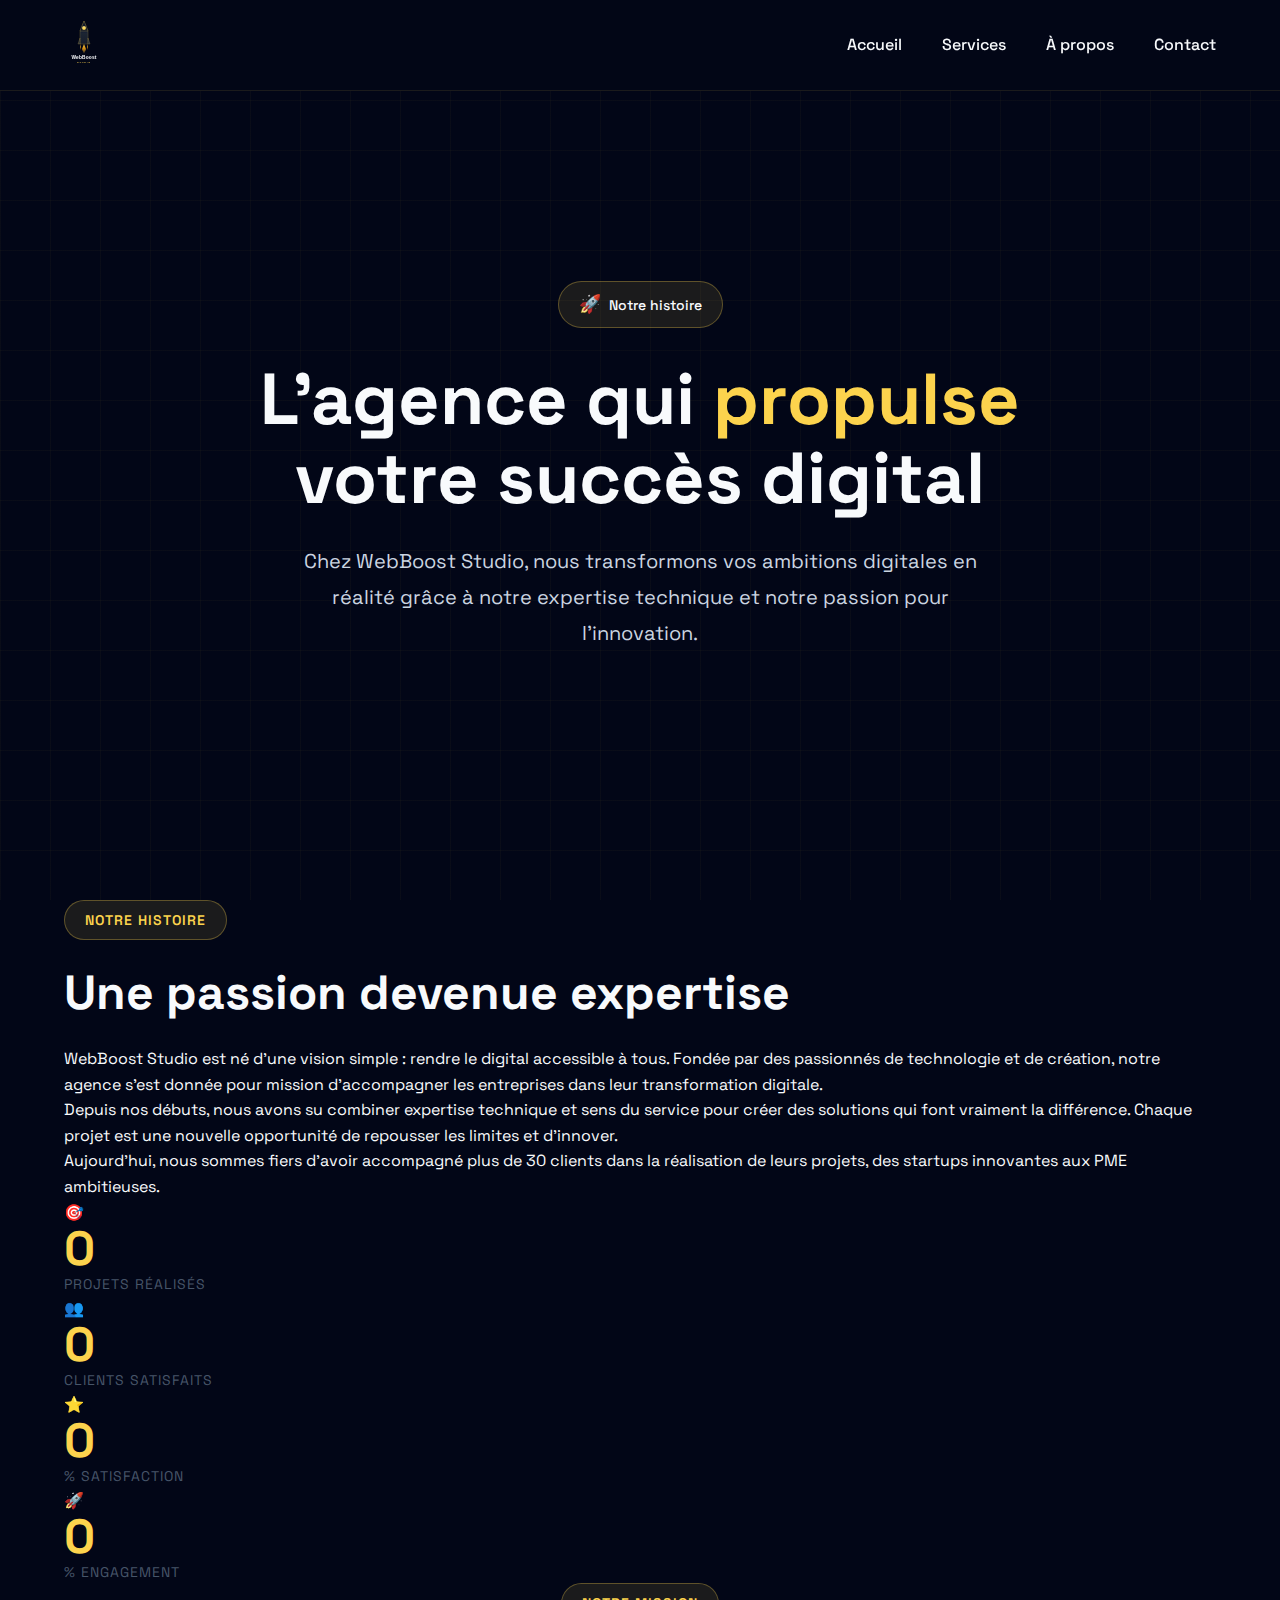
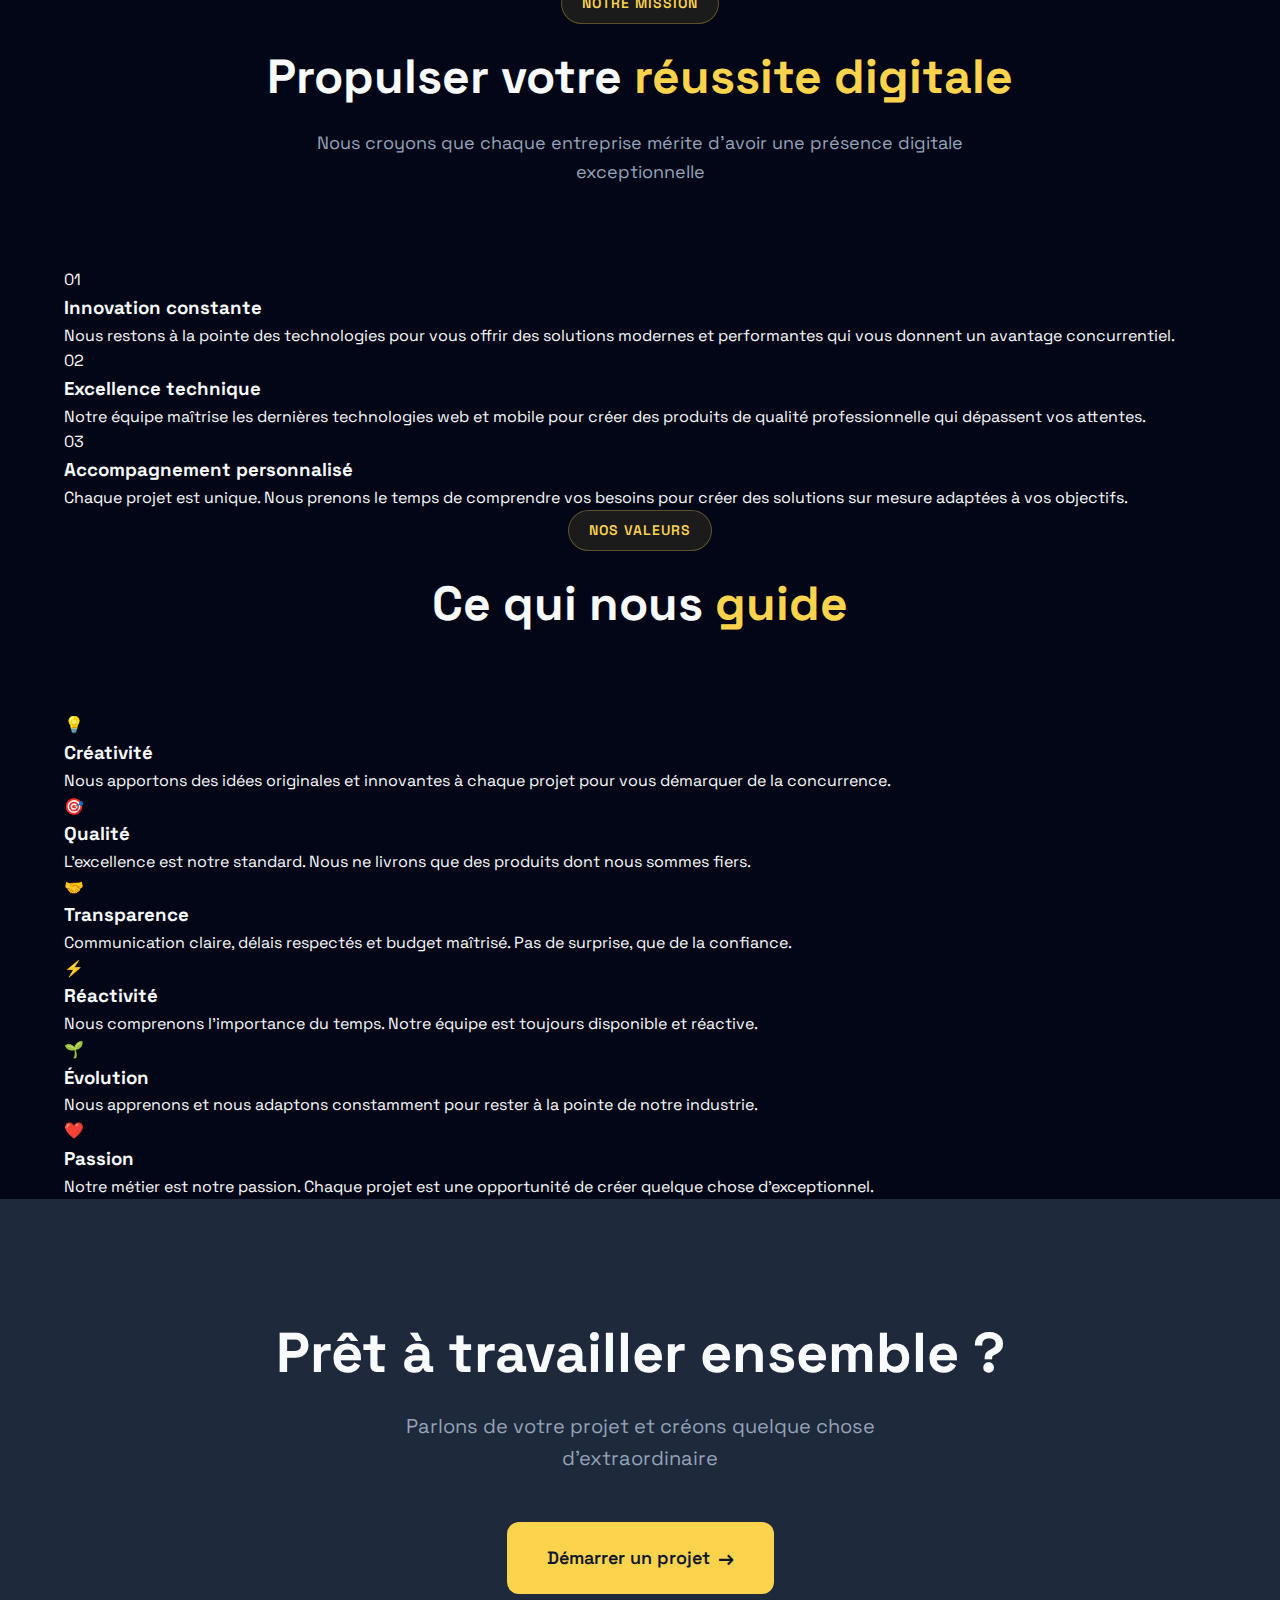
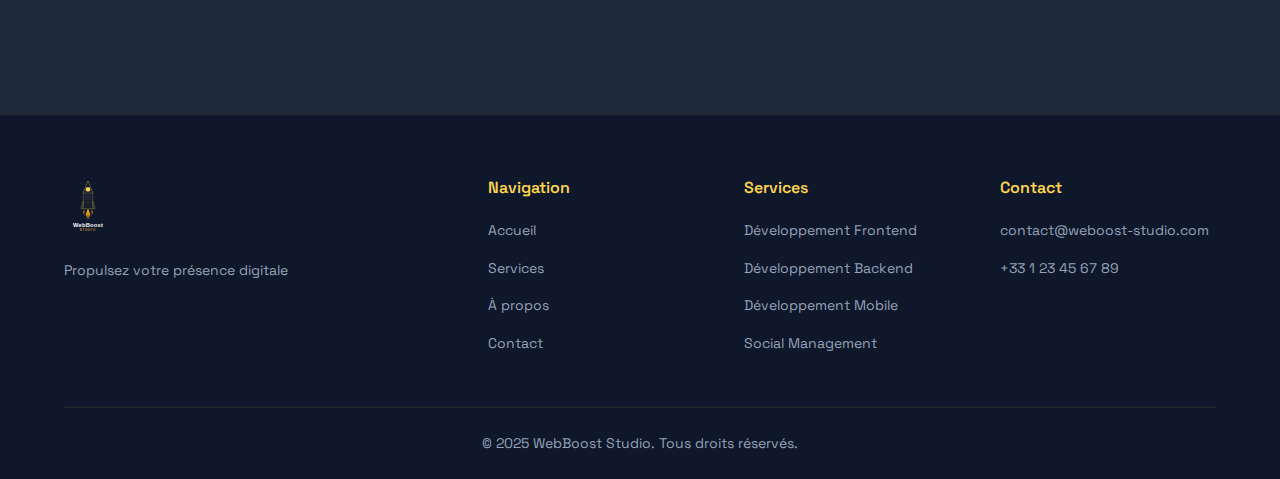
<file: about.html>
<!DOCTYPE html>
<html lang="fr">
<head>
    <meta charset="UTF-8">
    <meta name="viewport" content="width=device-width, initial-scale=1.0">
    <title>À propos - WebBoost Studio</title>
    <link rel="stylesheet" href="assets/css/about.css">
    <link rel="preconnect" href="https://fonts.googleapis.com">
    <link rel="preconnect" href="https://fonts.gstatic.com" crossorigin>
    <link href="https://fonts.googleapis.com/css2?family=Space+Grotesk:wght@400;500;600;700&display=swap" rel="stylesheet">
</head>
<body>
    <!-- Navigation -->
    <nav class="navbar" id="navbar">
        <div class="nav-container">
            <div class="nav-logo">
                <a href="index.html">
                    <img src="assets/logo-new.svg" alt="WebBoost Studio" class="logo-small">
                </a>
            </div>
            <ul class="nav-menu" id="navMenu">
                <li><a href="index.html#home" class="nav-link">Accueil</a></li>
                <li><a href="index.html#services" class="nav-link">Services</a></li>
                <li><a href="about.html" class="nav-link active">À propos</a></li>
                <li><a href="contact.html" class="nav-link">Contact</a></li>
            </ul>
            <div class="nav-toggle" id="navToggle">
                <span></span>
                <span></span>
                <span></span>
            </div>
        </div>
    </nav>

    <!-- Hero Section -->
    <section class="hero">
        <div class="hero-background">
            <div class="grid-overlay"></div>
        </div>
        
        <div class="container">
            <div class="hero-content">
                <span class="hero-badge">
                    <span class="badge-icon">🚀</span>
                    <span>Notre histoire</span>
                </span>
                
                <h1 class="hero-title">
                    L'agence qui <span class="text-highlight">propulse</span> votre succès digital
                </h1>
                
                <p class="hero-subtitle">
                    Chez WebBoost Studio, nous transformons vos ambitions digitales en réalité grâce à notre expertise technique et notre passion pour l'innovation.
                </p>
            </div>
        </div>
    </section>

    <!-- Story Section -->
    <section class="story-section">
        <div class="container">
            <div class="story-content">
                <div class="story-text">
                    <span class="section-badge">Notre histoire</span>
                    <h2 class="section-title">Une passion devenue expertise</h2>
                    <p>
                        WebBoost Studio est né d'une vision simple : rendre le digital accessible à tous. Fondée par des passionnés de technologie et de création, notre agence s'est donnée pour mission d'accompagner les entreprises dans leur transformation digitale.
                    </p>
                    <p>
                        Depuis nos débuts, nous avons su combiner expertise technique et sens du service pour créer des solutions qui font vraiment la différence. Chaque projet est une nouvelle opportunité de repousser les limites et d'innover.
                    </p>
                    <p>
                        Aujourd'hui, nous sommes fiers d'avoir accompagné plus de 30 clients dans la réalisation de leurs projets, des startups innovantes aux PME ambitieuses.
                    </p>
                </div>
                
                <div class="story-stats">
                    <div class="stat-card">
                        <div class="stat-icon">🎯</div>
                        <div class="stat-number" data-target="50">0</div>
                        <div class="stat-label">Projets réalisés</div>
                    </div>
                    
                    <div class="stat-card">
                        <div class="stat-icon">👥</div>
                        <div class="stat-number" data-target="30">0</div>
                        <div class="stat-label">Clients satisfaits</div>
                    </div>
                    
                    <div class="stat-card">
                        <div class="stat-icon">⭐</div>
                        <div class="stat-number" data-target="99">0</div>
                        <div class="stat-label">% Satisfaction</div>
                    </div>
                    
                    <div class="stat-card">
                        <div class="stat-icon">🚀</div>
                        <div class="stat-number" data-target="100">0</div>
                        <div class="stat-label">% Engagement</div>
                    </div>
                </div>
            </div>
        </div>
    </section>

    <!-- Mission Section -->
    <section class="mission-section">
        <div class="container">
            <div class="section-header">
                <span class="section-badge">Notre mission</span>
                <h2 class="section-title">Propulser votre <span class="text-highlight">réussite digitale</span></h2>
                <p class="section-subtitle">
                    Nous croyons que chaque entreprise mérite d'avoir une présence digitale exceptionnelle
                </p>
            </div>
            
            <div class="mission-grid">
                <div class="mission-card">
                    <div class="mission-number">01</div>
                    <h3>Innovation constante</h3>
                    <p>Nous restons à la pointe des technologies pour vous offrir des solutions modernes et performantes qui vous donnent un avantage concurrentiel.</p>
                </div>
                
                <div class="mission-card">
                    <div class="mission-number">02</div>
                    <h3>Excellence technique</h3>
                    <p>Notre équipe maîtrise les dernières technologies web et mobile pour créer des produits de qualité professionnelle qui dépassent vos attentes.</p>
                </div>
                
                <div class="mission-card">
                    <div class="mission-number">03</div>
                    <h3>Accompagnement personnalisé</h3>
                    <p>Chaque projet est unique. Nous prenons le temps de comprendre vos besoins pour créer des solutions sur mesure adaptées à vos objectifs.</p>
                </div>
            </div>
        </div>
    </section>

    <!-- Values Section -->
    <section class="values-section">
        <div class="container">
            <div class="section-header">
                <span class="section-badge">Nos valeurs</span>
                <h2 class="section-title">Ce qui nous <span class="text-highlight">guide</span></h2>
            </div>
            
            <div class="values-grid">
                <div class="value-card">
                    <div class="value-icon">💡</div>
                    <h3>Créativité</h3>
                    <p>Nous apportons des idées originales et innovantes à chaque projet pour vous démarquer de la concurrence.</p>
                </div>
                
                <div class="value-card">
                    <div class="value-icon">🎯</div>
                    <h3>Qualité</h3>
                    <p>L'excellence est notre standard. Nous ne livrons que des produits dont nous sommes fiers.</p>
                </div>
                
                <div class="value-card">
                    <div class="value-icon">🤝</div>
                    <h3>Transparence</h3>
                    <p>Communication claire, délais respectés et budget maîtrisé. Pas de surprise, que de la confiance.</p>
                </div>
                
                <div class="value-card">
                    <div class="value-icon">⚡</div>
                    <h3>Réactivité</h3>
                    <p>Nous comprenons l'importance du temps. Notre équipe est toujours disponible et réactive.</p>
                </div>
                
                <div class="value-card">
                    <div class="value-icon">🌱</div>
                    <h3>Évolution</h3>
                    <p>Nous apprenons et nous adaptons constamment pour rester à la pointe de notre industrie.</p>
                </div>
                
                <div class="value-card">
                    <div class="value-icon">❤️</div>
                    <h3>Passion</h3>
                    <p>Notre métier est notre passion. Chaque projet est une opportunité de créer quelque chose d'exceptionnel.</p>
                </div>
            </div>
        </div>
    </section>

    <!-- CTA Section -->
    <section class="cta-section">
        <div class="container">
            <div class="cta-content">
                <h2 class="cta-title">Prêt à travailler ensemble ?</h2>
                <p class="cta-subtitle">
                    Parlons de votre projet et créons quelque chose d'extraordinaire
                </p>
                <a href="contact.html" class="btn btn-primary btn-large">
                    Démarrer un projet
                    <span class="btn-arrow">→</span>
                </a>
            </div>
        </div>
    </section>

    <!-- Footer -->
    <footer class="footer">
        <div class="container">
            <div class="footer-content">
                <div class="footer-left">
                    <img src="assets/logo-new.svg" alt="WebBoost Studio" class="footer-logo">
                    <p class="footer-tagline">Propulsez votre présence digitale</p>
                </div>
                
                <div class="footer-links">
                    <div class="footer-column">
                        <h4>Navigation</h4>
                        <ul>
                            <li><a href="index.html#home">Accueil</a></li>
                            <li><a href="index.html#services">Services</a></li>
                            <li><a href="about.html">À propos</a></li>
                            <li><a href="contact.html">Contact</a></li>
                        </ul>
                    </div>
                    
                    <div class="footer-column">
                        <h4>Services</h4>
                        <ul>
                            <li><a href="index.html#services">Développement Frontend</a></li>
                            <li><a href="index.html#services">Développement Backend</a></li>
                            <li><a href="index.html#services">Développement Mobile</a></li>
                            <li><a href="index.html#services">Social Management</a></li>
                        </ul>
                    </div>
                    
                    <div class="footer-column">
                        <h4>Contact</h4>
                        <ul>
                            <li><a href="mailto:contact@weboost-studio.com">contact@weboost-studio.com</a></li>
                            <li><a href="tel:+33123456789">+33 1 23 45 67 89</a></li>
                        </ul>
                    </div>
                </div>
            </div>
            
            <div class="footer-bottom">
                <p>&copy; 2025 WebBoost Studio. Tous droits réservés.</p>
            </div>
        </div>
    </footer>

    <script src="assets/js/about.js"></script>
</body>
</html>
</file>
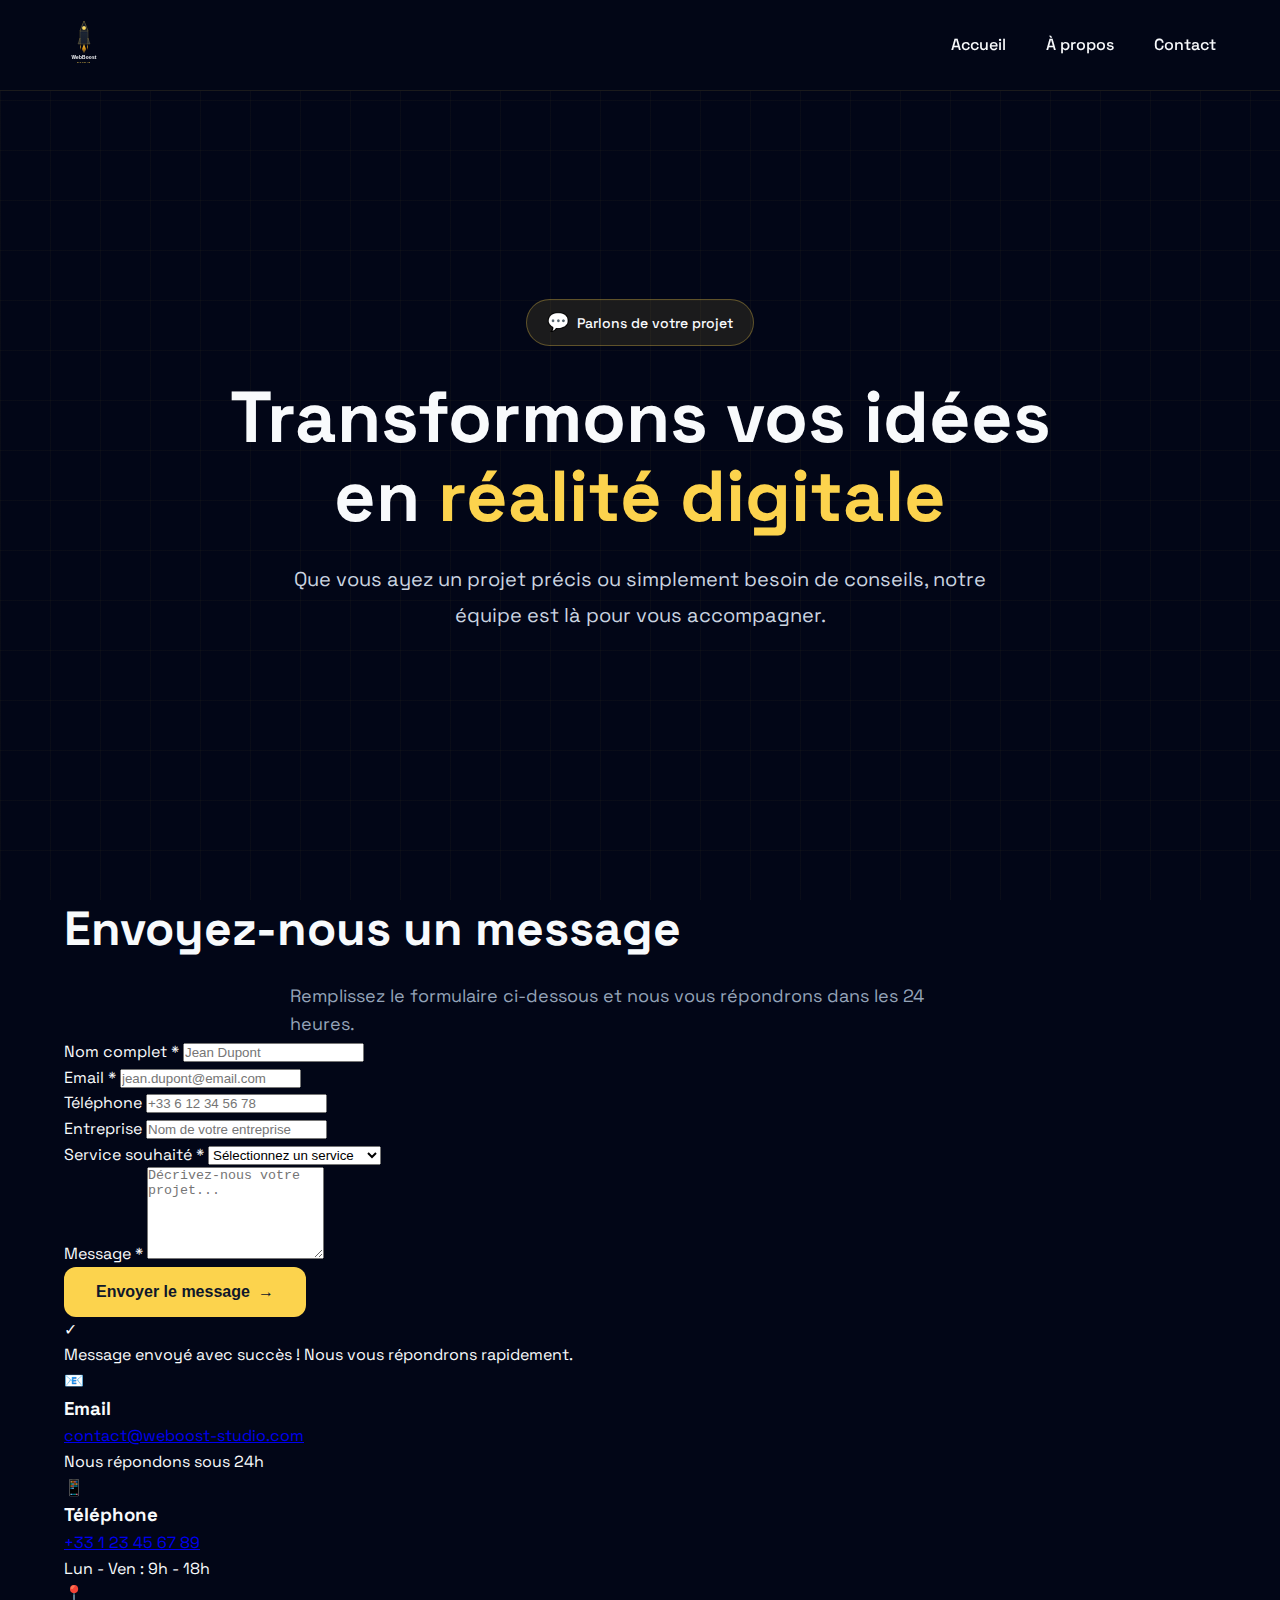
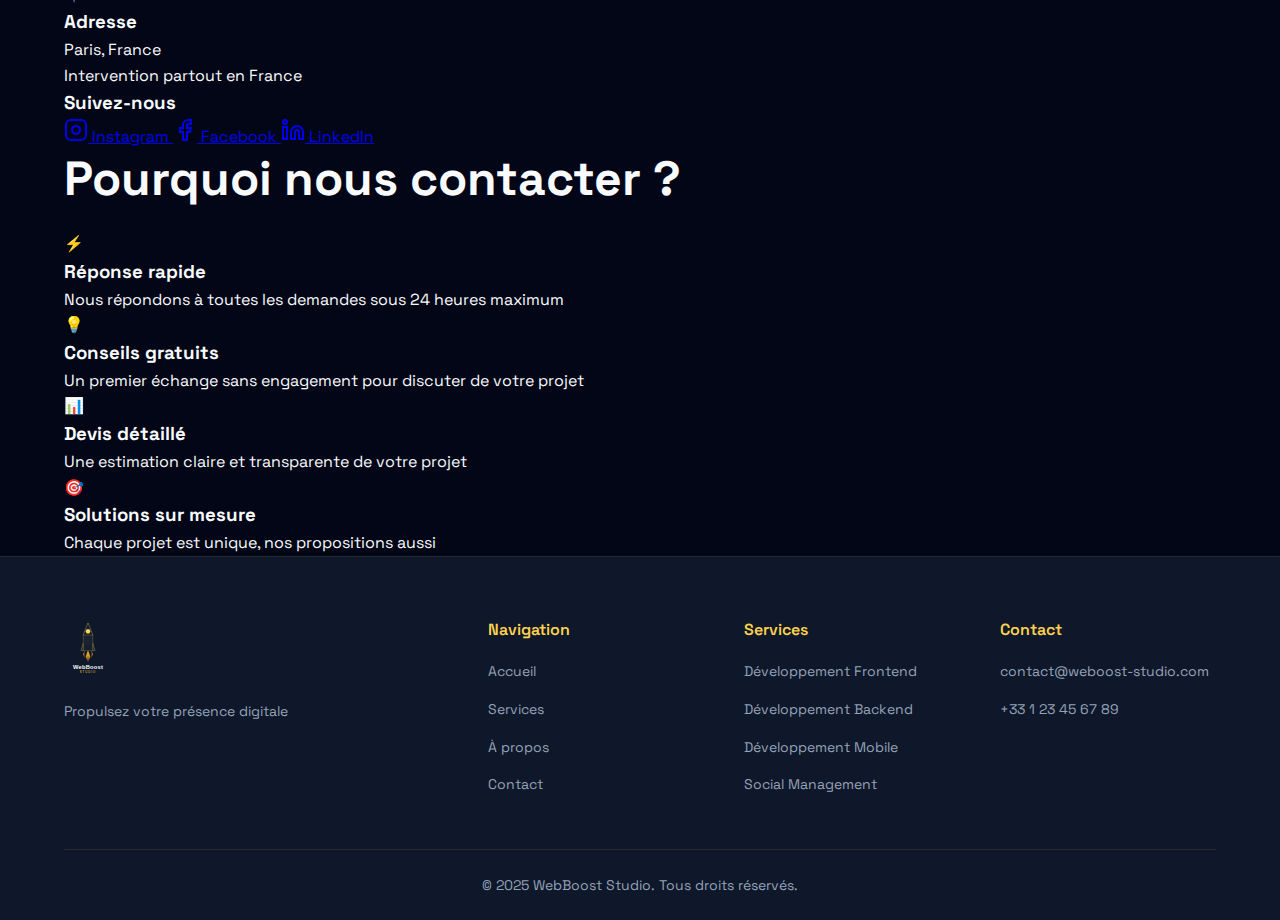
<file: contact.html>
<!DOCTYPE html>
<html lang="fr">
<head>
    <meta charset="UTF-8">
    <meta name="viewport" content="width=device-width, initial-scale=1.0">
    <title>Contact - WebBoost Studio</title>
    <link rel="stylesheet" href="assets/css/contact.css">
    <link rel="preconnect" href="https://fonts.googleapis.com">
    <link rel="preconnect" href="https://fonts.gstatic.com" crossorigin>
    <link href="https://fonts.googleapis.com/css2?family=Space+Grotesk:wght@400;500;600;700&display=swap" rel="stylesheet">
</head>
<body>
    <!-- Navigation -->
    <nav class="navbar" id="navbar">
        <div class="nav-container">
            <div class="nav-logo">
                <a href="main.html">
                    <img src="assets/logo-new.svg" alt="WebBoost Studio" class="logo-small">
                </a>
            </div>
            <ul class="nav-menu" id="navMenu">
                <li><a href="main.html" class="nav-link">Accueil</a></li>
                <li><a href="about.html" class="nav-link">À propos</a></li>
                <li><a href="contact.html" class="nav-link active">Contact</a></li>
            </ul>
            <div class="nav-toggle" id="navToggle">
                <span></span>
                <span></span>
                <span></span>
            </div>
        </div>
    </nav>

    <!-- Hero Section -->
    <section class="hero">
        <div class="hero-background">
            <div class="grid-overlay"></div>
        </div>
        
        <div class="container">
            <div class="hero-content">
                <span class="hero-badge">
                    <span class="badge-icon">💬</span>
                    <span>Parlons de votre projet</span>
                </span>
                
                <h1 class="hero-title">
                    Transformons vos idées en <span class="text-highlight">réalité digitale</span>
                </h1>
                
                <p class="hero-subtitle">
                    Que vous ayez un projet précis ou simplement besoin de conseils, notre équipe est là pour vous accompagner.
                </p>
            </div>
        </div>
    </section>

    <!-- Contact Section -->
    <section class="contact-section">
        <div class="container">
            <div class="contact-grid">
                <!-- Contact Form -->
                <div class="contact-form-container">
                    <h2 class="section-title">Envoyez-nous un message</h2>
                    <p class="section-subtitle">Remplissez le formulaire ci-dessous et nous vous répondrons dans les 24 heures.</p>
                    
                    <form class="contact-form" id="contactForm">
                        <div class="form-row">
                            <div class="form-group">
                                <label for="name">Nom complet *</label>
                                <input 
                                    type="text" 
                                    id="name" 
                                    name="name" 
                                    placeholder="Jean Dupont"
                                    required
                                >
                                <span class="error-message" id="nameError"></span>
                            </div>
                            
                            <div class="form-group">
                                <label for="email">Email *</label>
                                <input 
                                    type="email" 
                                    id="email" 
                                    name="email" 
                                    placeholder="jean.dupont@email.com"
                                    required
                                >
                                <span class="error-message" id="emailError"></span>
                            </div>
                        </div>
                        
                        <div class="form-row">
                            <div class="form-group">
                                <label for="phone">Téléphone</label>
                                <input 
                                    type="tel" 
                                    id="phone" 
                                    name="phone" 
                                    placeholder="+33 6 12 34 56 78"
                                >
                            </div>
                            
                            <div class="form-group">
                                <label for="company">Entreprise</label>
                                <input 
                                    type="text" 
                                    id="company" 
                                    name="company" 
                                    placeholder="Nom de votre entreprise"
                                >
                            </div>
                        </div>
                        
                        <div class="form-group">
                            <label for="service">Service souhaité *</label>
                            <select id="service" name="service" required>
                                <option value="">Sélectionnez un service</option>
                                <option value="frontend">Développement Frontend</option>
                                <option value="backend">Développement Backend</option>
                                <option value="mobile">Développement Mobile</option>
                                <option value="social">Social Management</option>
                                <option value="fullstack">Projet complet</option>
                                <option value="autre">Autre</option>
                            </select>
                            <span class="error-message" id="serviceError"></span>
                        </div>
                        
                        <div class="form-group">
                            <label for="message">Message *</label>
                            <textarea 
                                id="message" 
                                name="message" 
                                rows="6" 
                                placeholder="Décrivez-nous votre projet..."
                                required
                            ></textarea>
                            <span class="error-message" id="messageError"></span>
                        </div>
                        
                        <button type="submit" class="btn btn-primary btn-submit">
                            <span class="btn-text">Envoyer le message</span>
                            <span class="btn-icon">→</span>
                        </button>
                        
                        <div class="form-success" id="formSuccess">
                            <span class="success-icon">✓</span>
                            <p>Message envoyé avec succès ! Nous vous répondrons rapidement.</p>
                        </div>
                    </form>
                </div>
                
                <!-- Contact Info -->
                <div class="contact-info">
                    <div class="info-card">
                        <div class="info-icon">📧</div>
                        <h3>Email</h3>
                        <a href="mailto:contact@weboost-studio.com">contact@weboost-studio.com</a>
                        <p>Nous répondons sous 24h</p>
                    </div>
                    
                    <div class="info-card">
                        <div class="info-icon">📱</div>
                        <h3>Téléphone</h3>
                        <a href="tel:+33123456789">+33 1 23 45 67 89</a>
                        <p>Lun - Ven : 9h - 18h</p>
                    </div>
                    
                    <div class="info-card">
                        <div class="info-icon">📍</div>
                        <h3>Adresse</h3>
                        <p>Paris, France</p>
                        <p>Intervention partout en France</p>
                    </div>
                    
                    <div class="info-card social-card">
                        <h3>Suivez-nous</h3>
                        <div class="social-links">
                            <a href="#" class="social-link" aria-label="Instagram">
                                <svg width="24" height="24" viewBox="0 0 24 24" fill="none" stroke="currentColor" stroke-width="2">
                                    <rect x="2" y="2" width="20" height="20" rx="5" ry="5"></rect>
                                    <path d="M16 11.37A4 4 0 1 1 12.63 8 4 4 0 0 1 16 11.37z"></path>
                                    <line x1="17.5" y1="6.5" x2="17.51" y2="6.5"></line>
                                </svg>
                                Instagram
                            </a>
                            <a href="#" class="social-link" aria-label="Facebook">
                                <svg width="24" height="24" viewBox="0 0 24 24" fill="none" stroke="currentColor" stroke-width="2">
                                    <path d="M18 2h-3a5 5 0 0 0-5 5v3H7v4h3v8h4v-8h3l1-4h-4V7a1 1 0 0 1 1-1h3z"></path>
                                </svg>
                                Facebook
                            </a>
                            <a href="#" class="social-link" aria-label="LinkedIn">
                                <svg width="24" height="24" viewBox="0 0 24 24" fill="none" stroke="currentColor" stroke-width="2">
                                    <path d="M16 8a6 6 0 0 1 6 6v7h-4v-7a2 2 0 0 0-2-2 2 2 0 0 0-2 2v7h-4v-7a6 6 0 0 1 6-6z"></path>
                                    <rect x="2" y="9" width="4" height="12"></rect>
                                    <circle cx="4" cy="4" r="2"></circle>
                                </svg>
                                LinkedIn
                            </a>
                        </div>
                    </div>
                </div>
            </div>
        </div>
    </section>

    <!-- Why Contact Section -->
    <section class="why-contact">
        <div class="container">
            <h2 class="section-title center">Pourquoi nous contacter ?</h2>
            
            <div class="benefits-grid">
                <div class="benefit-card">
                    <div class="benefit-icon">⚡</div>
                    <h3>Réponse rapide</h3>
                    <p>Nous répondons à toutes les demandes sous 24 heures maximum</p>
                </div>
                
                <div class="benefit-card">
                    <div class="benefit-icon">💡</div>
                    <h3>Conseils gratuits</h3>
                    <p>Un premier échange sans engagement pour discuter de votre projet</p>
                </div>
                
                <div class="benefit-card">
                    <div class="benefit-icon">📊</div>
                    <h3>Devis détaillé</h3>
                    <p>Une estimation claire et transparente de votre projet</p>
                </div>
                
                <div class="benefit-card">
                    <div class="benefit-icon">🎯</div>
                    <h3>Solutions sur mesure</h3>
                    <p>Chaque projet est unique, nos propositions aussi</p>
                </div>
            </div>
        </div>
    </section>

    <!-- Footer -->
    <footer class="footer">
        <div class="container">
            <div class="footer-content">
                <div class="footer-left">
                    <img src="assets/logo-new.svg" alt="WebBoost Studio" class="footer-logo">
                    <p class="footer-tagline">Propulsez votre présence digitale</p>
                </div>
                
                <div class="footer-links">
                    <div class="footer-column">
                        <h4>Navigation</h4>
                        <ul>
                            <li><a href="main.html#home">Accueil</a></li>
                            <li><a href="main.html#services">Services</a></li>
                            <li><a href="main.html#about">À propos</a></li>
                            <li><a href="contact.html">Contact</a></li>
                        </ul>
                    </div>
                    
                    <div class="footer-column">
                        <h4>Services</h4>
                        <ul>
                            <li><a href="main.html#services">Développement Frontend</a></li>
                            <li><a href="main.html#services">Développement Backend</a></li>
                            <li><a href="main.html#services">Développement Mobile</a></li>
                            <li><a href="main.html#services">Social Management</a></li>
                        </ul>
                    </div>
                    
                    <div class="footer-column">
                        <h4>Contact</h4>
                        <ul>
                            <li><a href="mailto:contact@weboost-studio.com">contact@weboost-studio.com</a></li>
                            <li><a href="tel:+33123456789">+33 1 23 45 67 89</a></li>
                        </ul>
                    </div>
                </div>
            </div>
            
            <div class="footer-bottom">
                <p>&copy; 2025 WebBoost Studio. Tous droits réservés.</p>
            </div>
        </div>
    </footer>

    <script src="assets/js/contact.js"></script>
</body>
</html>
</file>
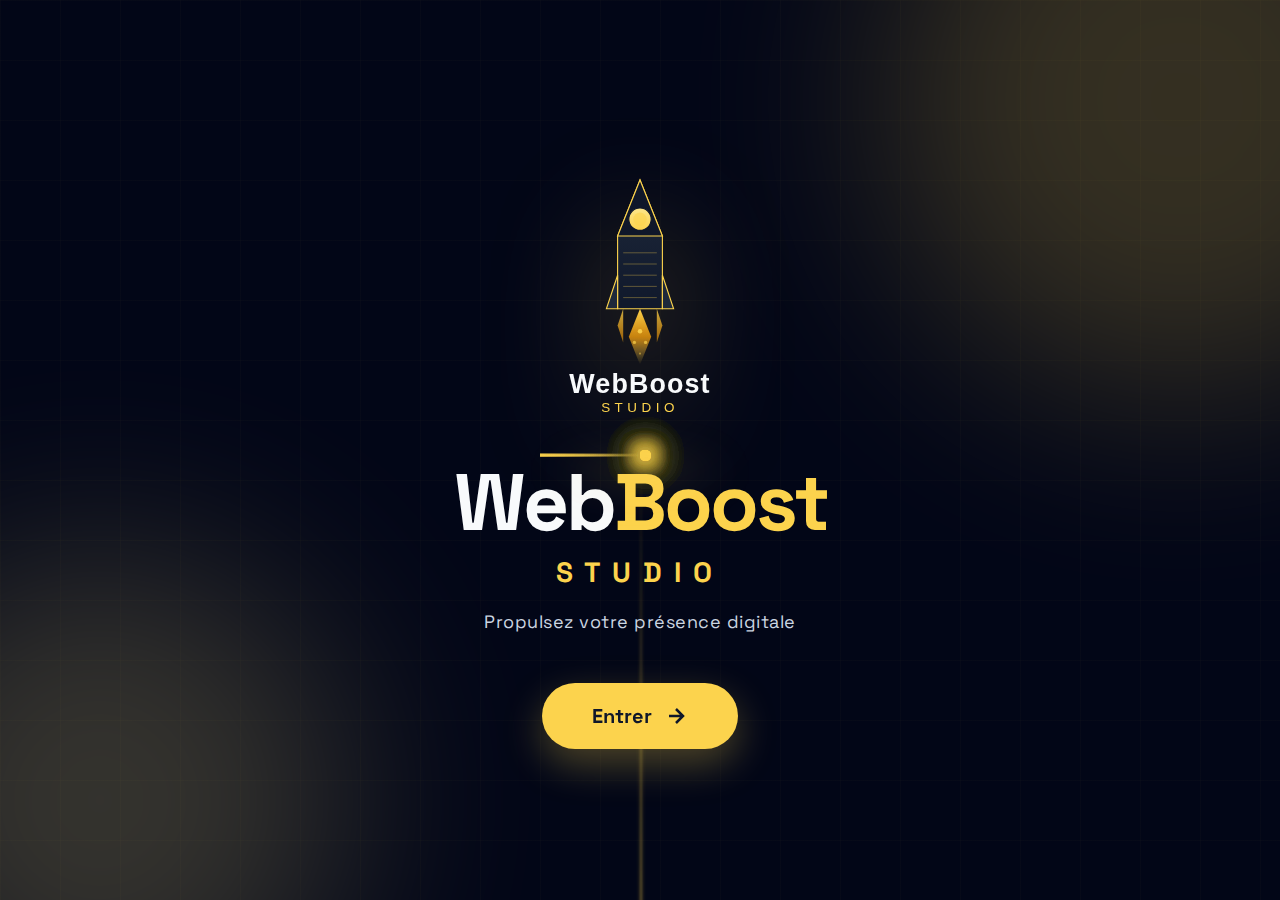
<file: intro.html>
<!DOCTYPE html>
<html lang="fr">
<head>
    <meta charset="UTF-8">
    <meta name="viewport" content="width=device-width, initial-scale=1.0">
    <title>WebBoost Studio</title>
    <link rel="stylesheet" href="assets/css/intro.css">
    <link rel="preconnect" href="https://fonts.googleapis.com">
    <link rel="preconnect" href="https://fonts.gstatic.com" crossorigin>
    <link href="https://fonts.googleapis.com/css2?family=Space+Grotesk:wght@400;500;600;700;800&display=swap" rel="stylesheet">
</head>
<body>
    <div class="intro-page">
        <!-- Animated Background -->
        <div class="background">
            <div class="glow-orb glow-1"></div>
            <div class="glow-orb glow-2"></div>
            <div class="grid-pattern"></div>
            
            <!-- Orbital Particles Container -->
            <div class="orbital-particles" id="orbitalParticles"></div>
            
            <!-- Energy Waves -->
            <div class="energy-waves">
                <div class="energy-wave wave-1"></div>
                <div class="energy-wave wave-2"></div>
                <div class="energy-wave wave-3"></div>
            </div>
            
            <!-- Light Beams -->
            <div class="light-beams">
                <div class="light-beam beam-1"></div>
                <div class="light-beam beam-2"></div>
                <div class="light-beam beam-3"></div>
                <div class="light-beam beam-4"></div>
            </div>
        </div>
        
        <!-- Main Content -->
        <div class="content-wrapper">
            <!-- Logo with 3D Animation -->
            <div class="logo-3d-wrapper">
                <div class="logo-3d-scene">
                    <img src="assets/logo-new.svg" alt="WebBoost Studio" class="logo-3d">
                </div>
                <div class="logo-shadow"></div>
            </div>
            
            <!-- Company Name - FULL -->
            <div class="brand-container">
                <h1 class="brand-name">
                    <span class="brand-word web">Web</span><span class="brand-word boost">Boost</span>
                </h1>
                <div class="brand-studio">STUDIO</div>
            </div>
            
            <!-- Tagline -->
            <p class="brand-tagline">Propulsez votre présence digitale</p>
            
            <!-- Enter Button -->
            <button class="enter-button" id="enterBtn">
                <span class="enter-text">Entrer</span>
                <svg class="enter-arrow" width="24" height="24" viewBox="0 0 24 24" fill="none" stroke="currentColor" stroke-width="2.5">
                    <path d="M5 12h14M12 5l7 7-7 7"/>
                </svg>
            </button>
        </div>
    </div>
    
    <script src="assets/js/intro.js"></script>
</body>
</html>
</file>
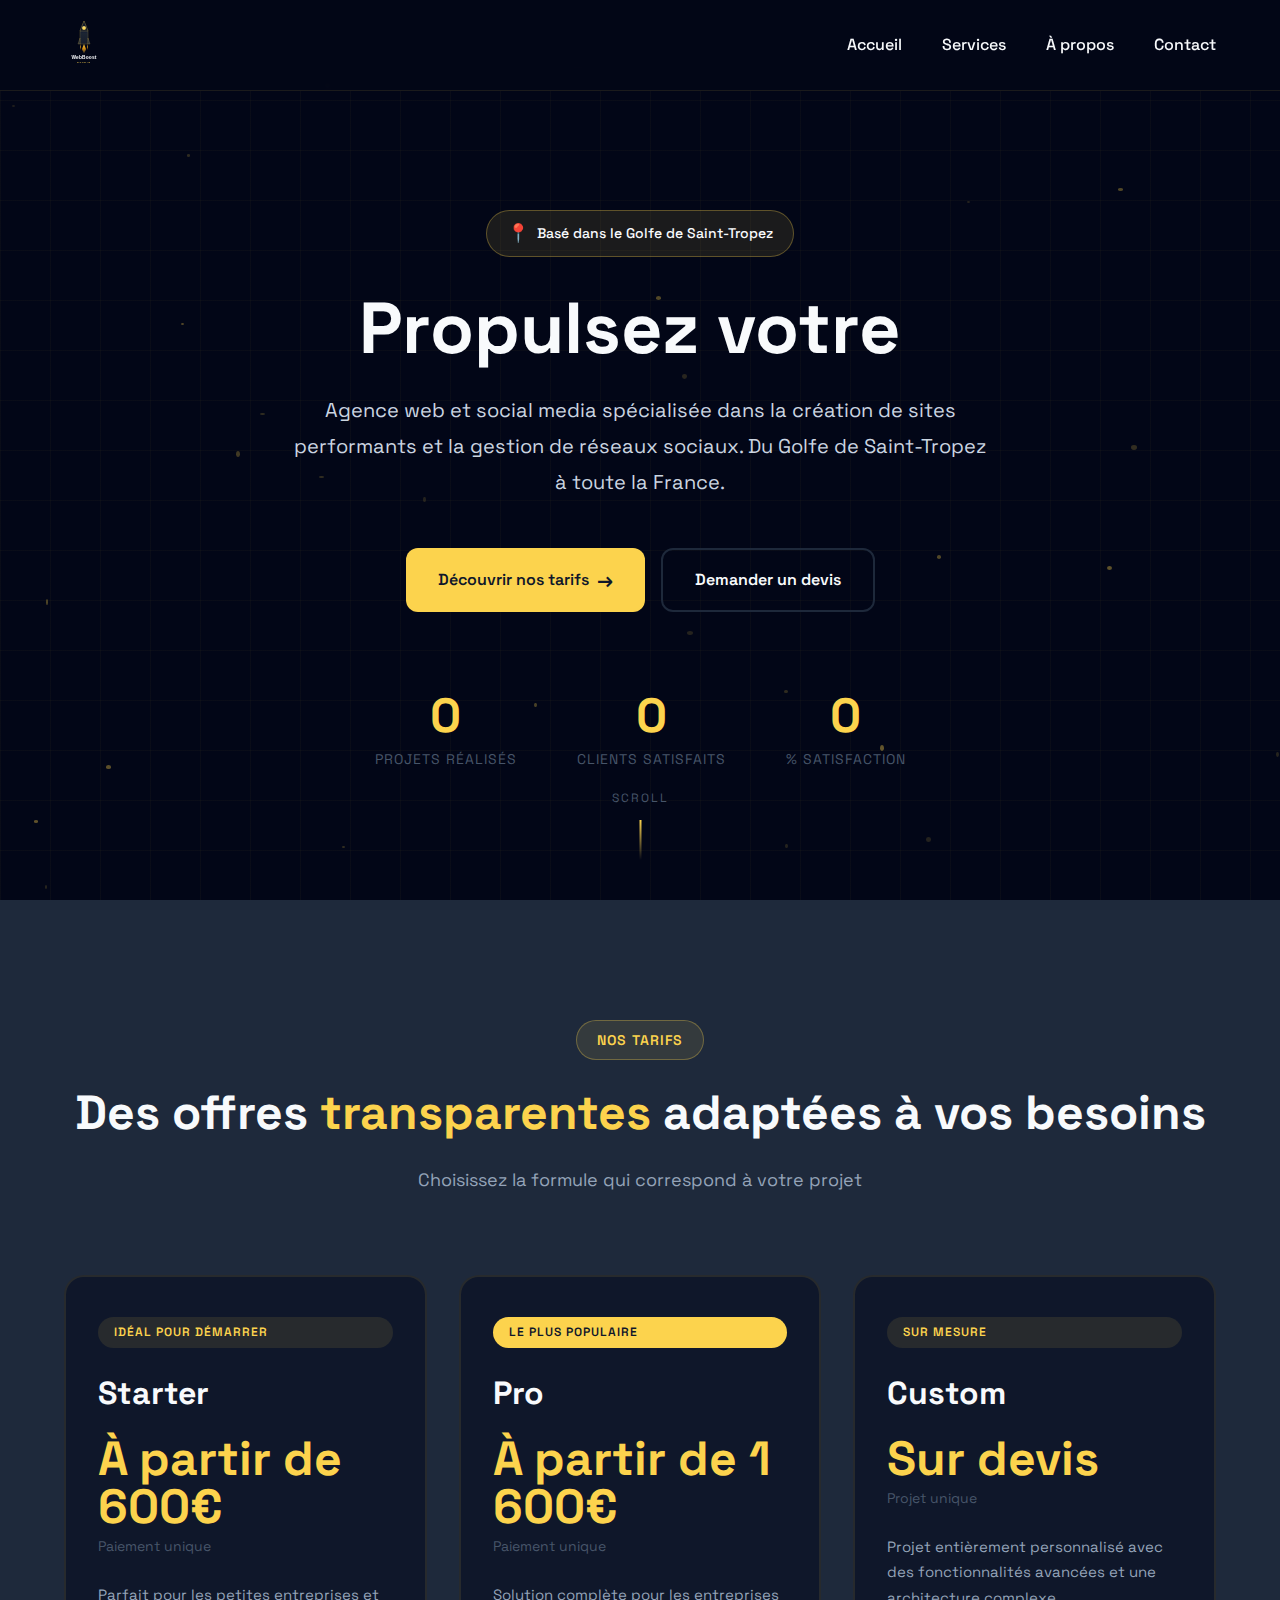
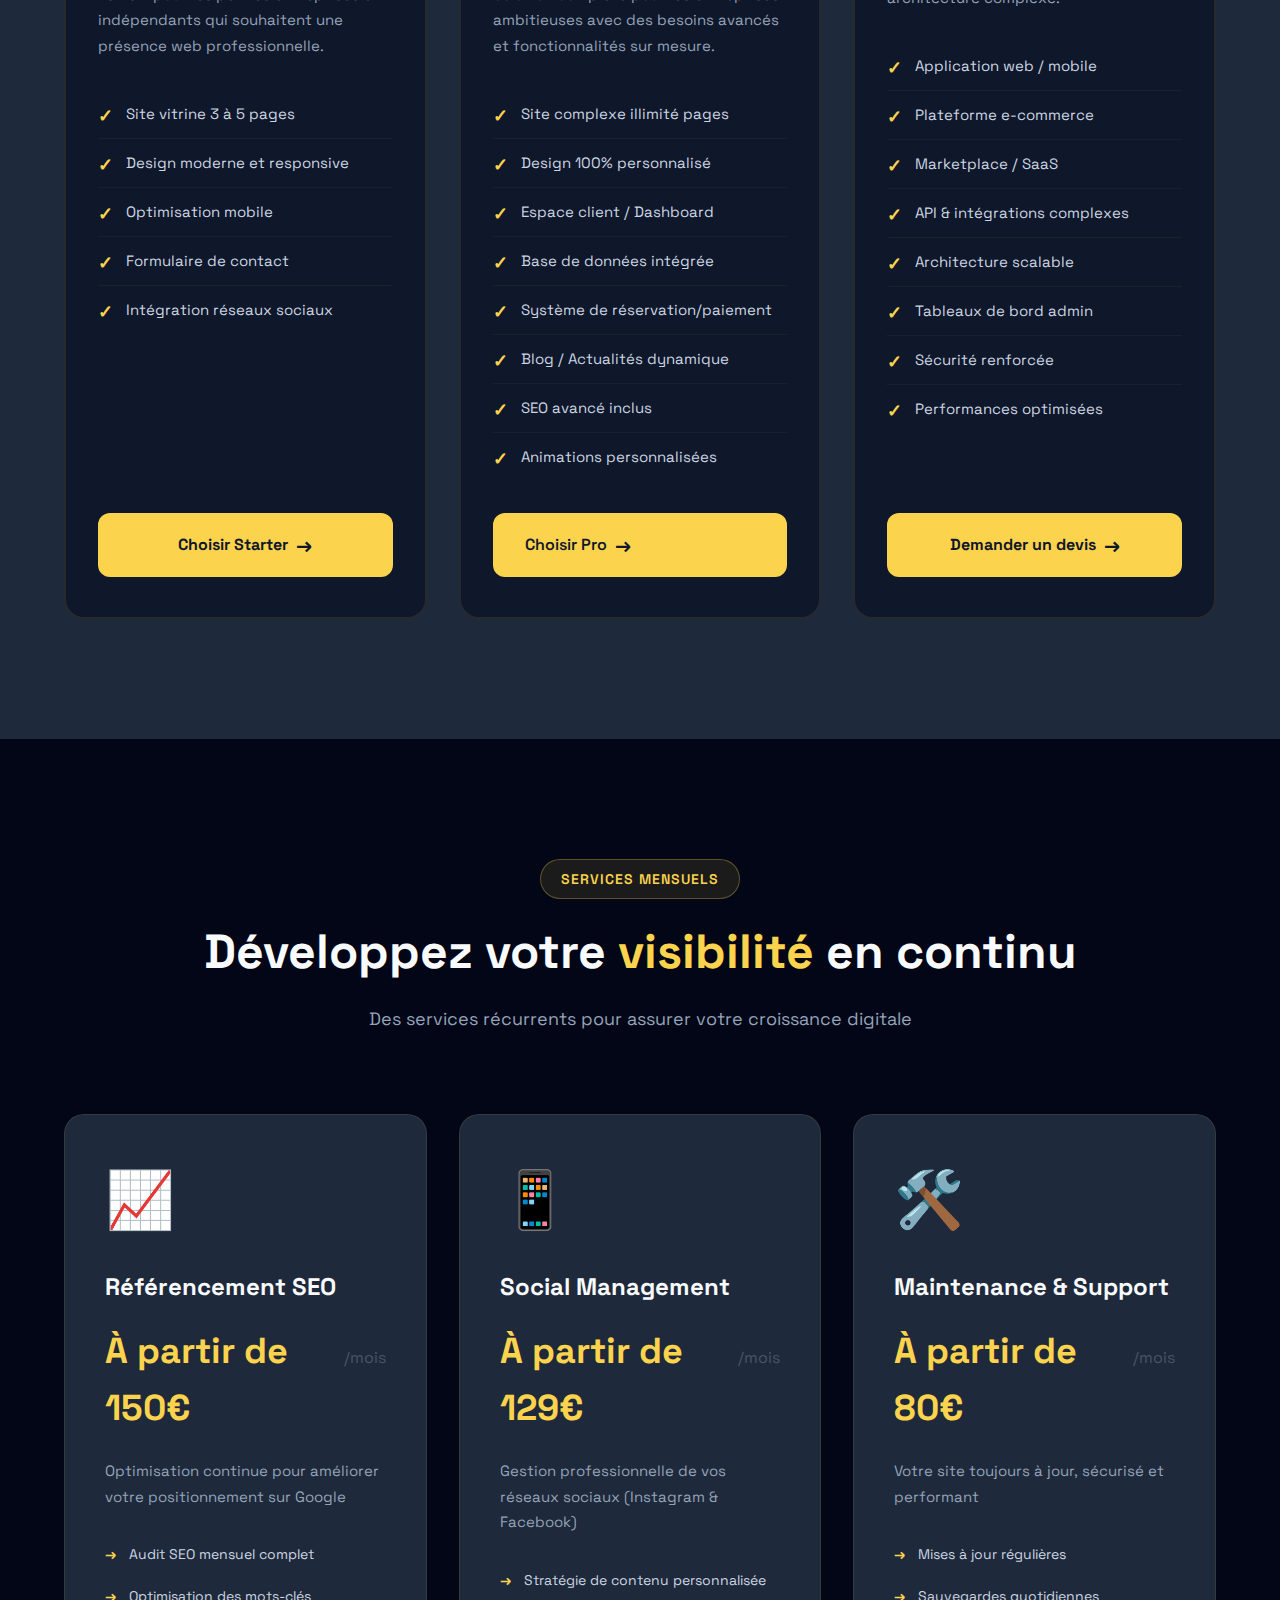
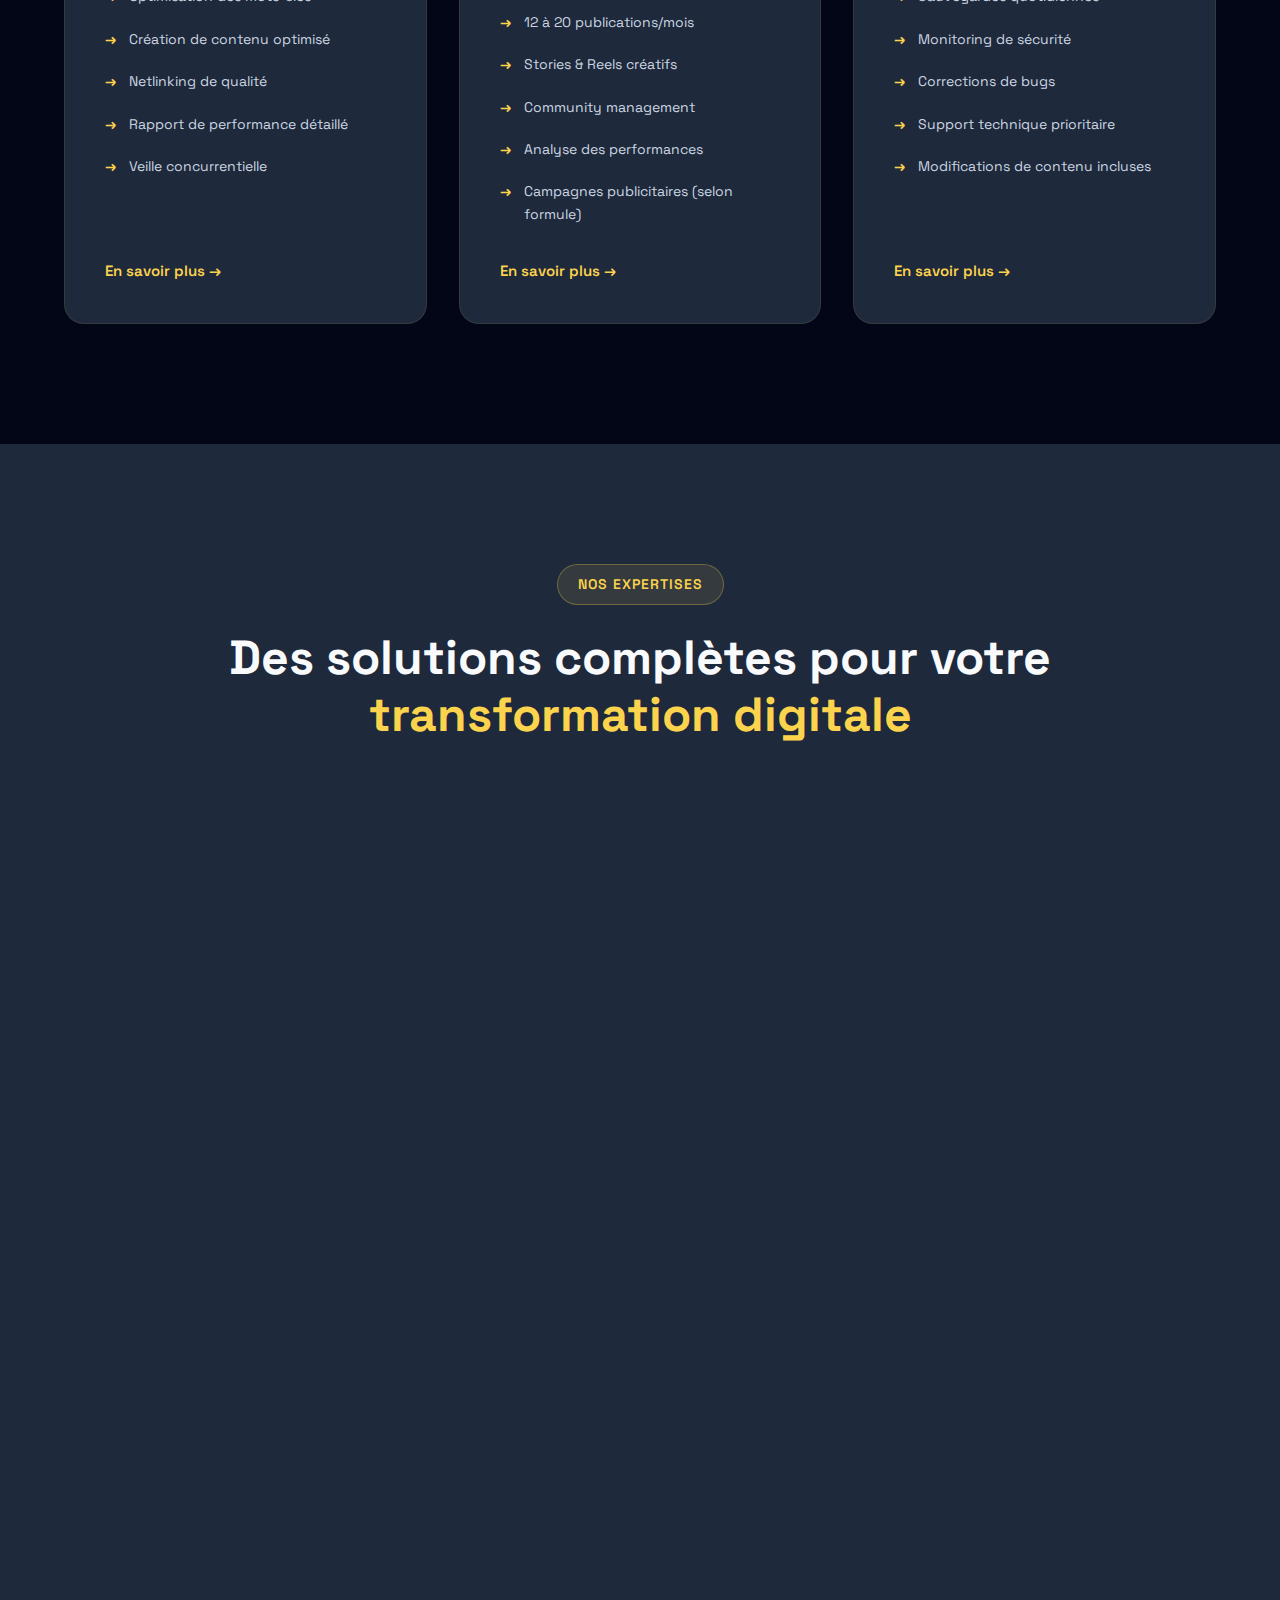
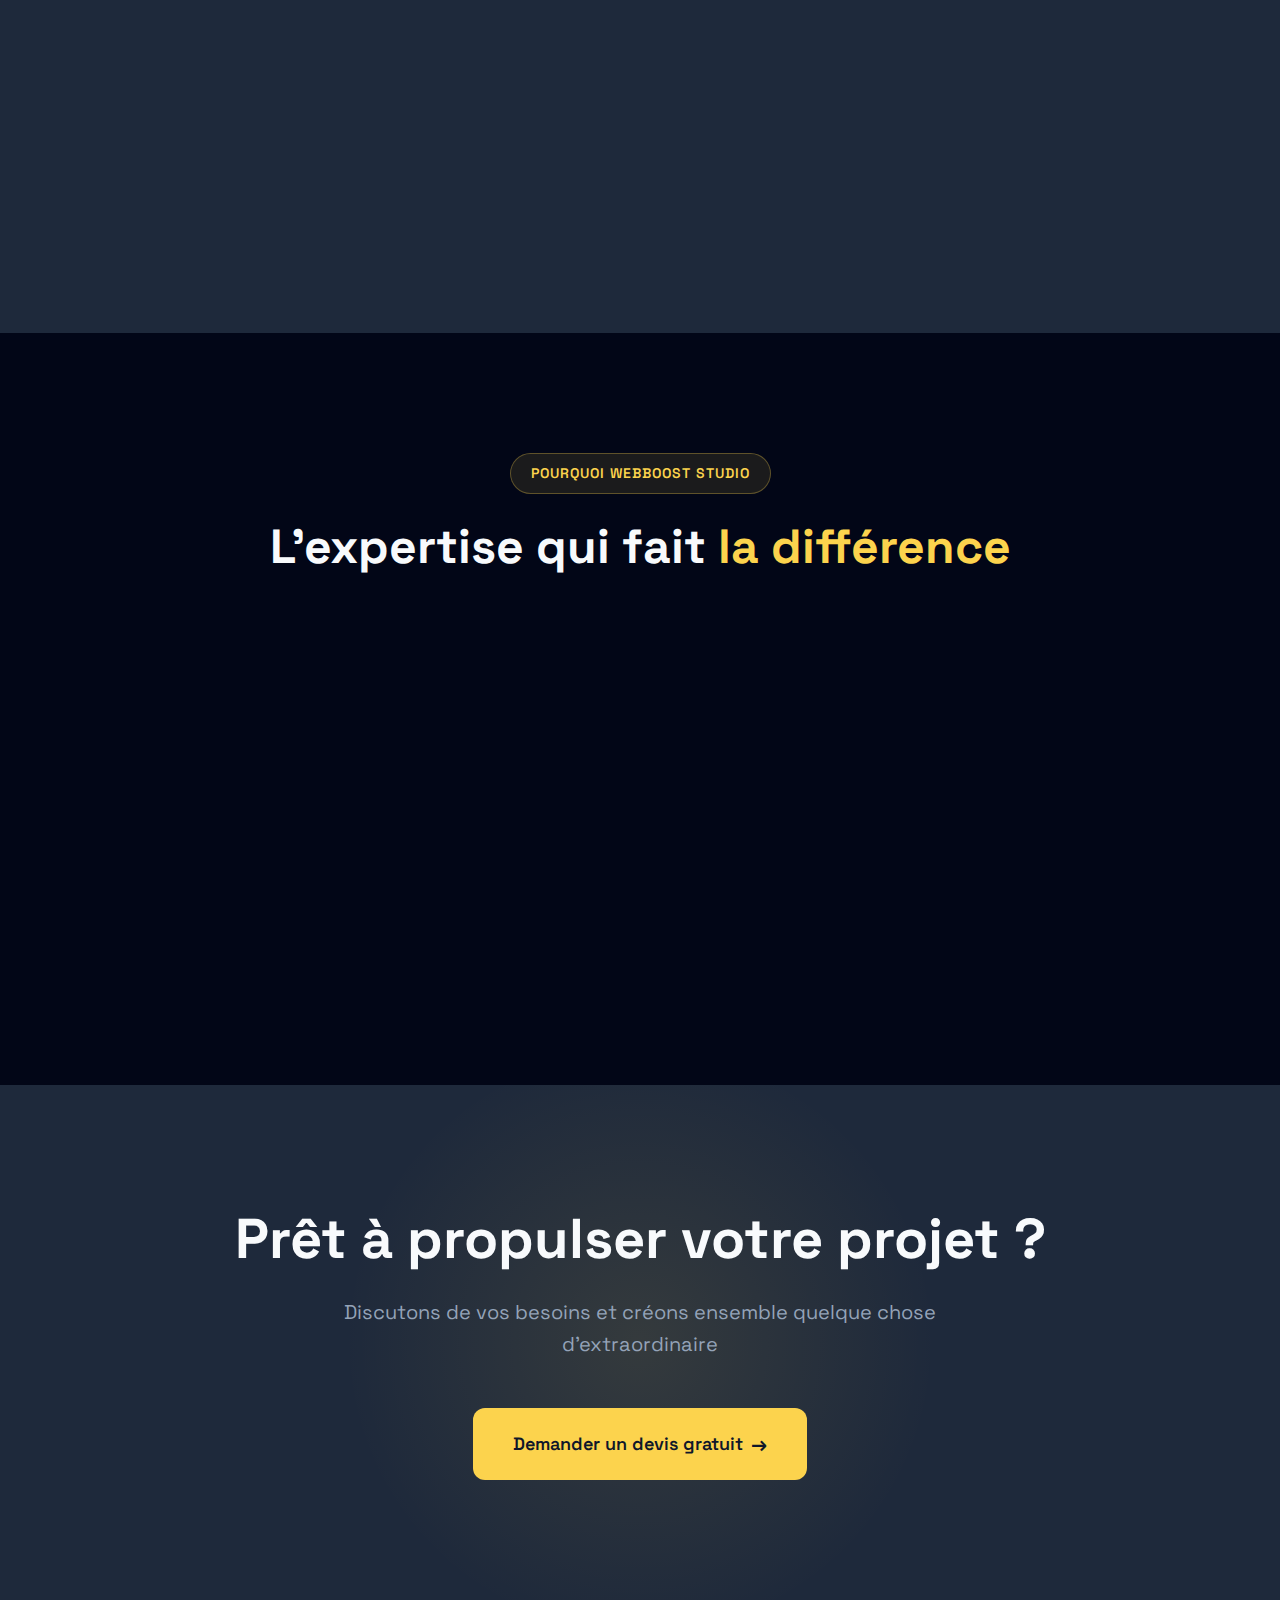
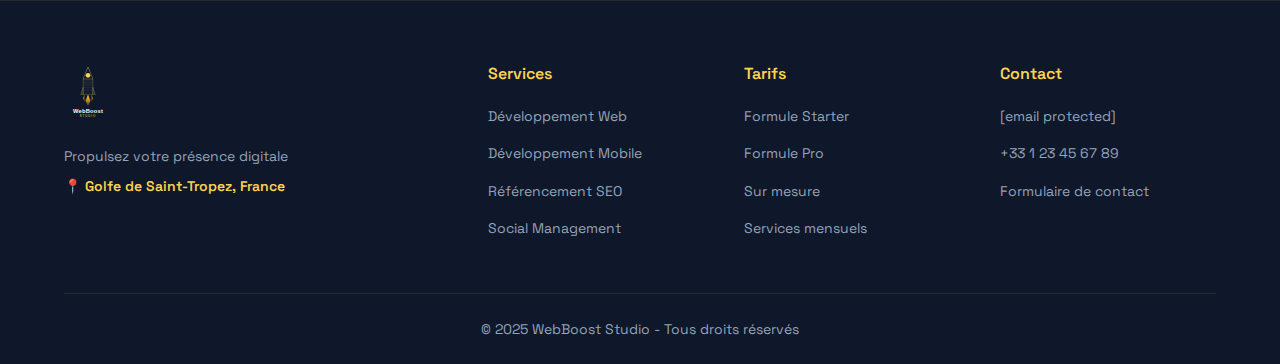
<file: main.html>
<!DOCTYPE html>
<html lang="fr">
<head>
    <meta charset="UTF-8">
    <meta name="viewport" content="width=device-width, initial-scale=1.0">
    <title>WebBoost Studio - Agence Web & Social Media - Golfe de Saint-Tropez</title>
    <link rel="stylesheet" href="assets/css/main.css">
    <link rel="preconnect" href="https://fonts.googleapis.com">
    <link rel="preconnect" href="https://fonts.gstatic.com" crossorigin>
    <link href="https://fonts.googleapis.com/css2?family=Space+Grotesk:wght@400;500;600;700&display=swap" rel="stylesheet">
</head>
<body>
    <!-- Navigation -->
    <nav class="navbar" id="navbar" role="navigation" aria-label="Navigation principale">
        <div class="nav-container">
            <div class="nav-logo">
                <a href="main.html">
                    <img src="assets/logo-new.svg" alt="WebBoost Studio" class="logo-small">
                </a>
            </div>
            <ul class="nav-menu" id="navMenu">
                <li><a href="main.html" class="nav-link active">Accueil</a></li>
                <li><a href="main.html#services" class="nav-link">Services</a></li>
                <li><a href="about.html" class="nav-link">À propos</a></li>
                <li><a href="contact.html" class="nav-link">Contact</a></li>
            </ul>
            <div class="nav-toggle" id="navToggle" aria-label="Menu de navigation" role="button" aria-expanded="false">
                <span></span>
                <span></span>
                <span></span>
            </div>
        </div>
    </nav>

    <!-- Hero Section -->
    <section class="hero" id="home">
        <div class="hero-background">
            <div class="grid-overlay"></div>
            <div class="hero-particles" id="heroParticles"></div>
        </div>
        
        <div class="hero-content">
            <div class="hero-badge">
                <span class="badge-icon">📍</span>
                <span>Basé dans le Golfe de Saint-Tropez</span>
            </div>
            
            <h1 class="hero-title">
                Propulsez votre
                <span class="title-highlight">présence digitale</span>
            </h1>
            
            <p class="hero-subtitle">
                Agence web et social media spécialisée dans la création de sites performants et la gestion de réseaux sociaux. Du Golfe de Saint-Tropez à toute la France.
            </p>
            
            <div class="hero-cta">
                <a href="#tarifs" class="btn btn-primary">
                    Découvrir nos tarifs
                    <span class="btn-arrow">→</span>
                </a>
                <a href="contact.html" class="btn btn-secondary">
                    Demander un devis
                </a>
            </div>
            
            <div class="hero-stats">
                <div class="stat-item">
                    <span class="stat-number" data-target="50">0</span>
                    <span class="stat-label">Projets réalisés</span>
                </div>
                <div class="stat-item">
                    <span class="stat-number" data-target="30">0</span>
                    <span class="stat-label">Clients satisfaits</span>
                </div>
                <div class="stat-item">
                    <span class="stat-number" data-target="99">0</span>
                    <span class="stat-label">% Satisfaction</span>
                </div>
            </div>
        </div>
        
        <div class="scroll-indicator">
            <span>Scroll</span>
            <div class="scroll-arrow"></div>
        </div>
    </section>

    <!-- Pricing Packages Section -->
    <section class="pricing-section" id="tarifs">
        <div class="container">
            <div class="section-header">
                <span class="section-badge">Nos Tarifs</span>
                <h2 class="section-title">
                    Des offres <span class="text-highlight">transparentes</span> adaptées à vos besoins
                </h2>
                <p class="section-subtitle">
                    Choisissez la formule qui correspond à votre projet
                </p>
            </div>
            
            <div class="pricing-grid">
                <!-- Package 1: Starter -->
                <div class="pricing-card">
                    <div class="pricing-badge">Idéal pour démarrer</div>
                    <h3 class="pricing-title">Starter</h3>
                    <div class="pricing-price">
                        <span class="price-amount">À partir de 600€</span>
                        <span class="price-period">Paiement unique</span>
                    </div>
                    <p class="pricing-description">
                        Parfait pour les petites entreprises et indépendants qui souhaitent une présence web professionnelle.
                    </p>
                    <ul class="pricing-features">
                        <li>Site vitrine 3 à 5 pages</li>
                        <li>Design moderne et responsive</li>
                        <li>Optimisation mobile</li>
                        <li>Formulaire de contact</li>
                        <li>Intégration réseaux sociaux</li>
                    </ul>
                    <a href="contact.html" class="btn btn-outline">
                        Choisir Starter
                        <span class="btn-arrow">→</span>
                    </a>
                </div>
                
                <!-- Package 2: Pro -->
                <div class="pricing-card featured">
                    <div class="pricing-badge popular">Le plus populaire</div>
                    <h3 class="pricing-title">Pro</h3>
                    <div class="pricing-price">
                        <span class="price-amount">À partir de 1 600€</span>
                        <span class="price-period">Paiement unique</span>
                    </div>
                    <p class="pricing-description">
                        Solution complète pour les entreprises ambitieuses avec des besoins avancés et fonctionnalités sur mesure.
                    </p>
                    <ul class="pricing-features">
                        <li>Site complexe illimité pages</li>
                        <li>Design 100% personnalisé</li>
                        <li>Espace client / Dashboard</li>
                        <li>Base de données intégrée</li>
                        <li>Système de réservation/paiement</li>
                        <li>Blog / Actualités dynamique</li>
                        <li>SEO avancé inclus</li>
                        <li>Animations personnalisées</li>
                    </ul>
                    <a href="contact.html" class="btn btn-primary">
                        Choisir Pro
                        <span class="btn-arrow">→</span>
                    </a>
                </div>
                
                <!-- Package 3: Custom -->
                <div class="pricing-card">
                    <div class="pricing-badge">Sur mesure</div>
                    <h3 class="pricing-title">Custom</h3>
                    <div class="pricing-price">
                        <span class="price-amount">Sur devis</span>
                        <span class="price-period">Projet unique</span>
                    </div>
                    <p class="pricing-description">
                        Projet entièrement personnalisé avec des fonctionnalités avancées et une architecture complexe.
                    </p>
                    <ul class="pricing-features">
                        <li>Application web / mobile</li>
                        <li>Plateforme e-commerce</li>
                        <li>Marketplace / SaaS</li>
                        <li>API & intégrations complexes</li>
                        <li>Architecture scalable</li>
                        <li>Tableaux de bord admin</li>
                        <li>Sécurité renforcée</li>
                        <li>Performances optimisées</li>
                    </ul>
                    <a href="contact.html" class="btn btn-outline">
                        Demander un devis
                        <span class="btn-arrow">→</span>
                    </a>
                </div>
            </div>
        </div>
    </section>

    <!-- Monthly Services Section -->
    <section class="monthly-services">
        <div class="container">
            <div class="section-header">
                <span class="section-badge">Services Mensuels</span>
                <h2 class="section-title">
                    Développez votre <span class="text-highlight">visibilité</span> en continu
                </h2>
                <p class="section-subtitle">
                    Des services récurrents pour assurer votre croissance digitale
                </p>
            </div>
            
            <div class="monthly-grid">
                <div class="monthly-card">
                    <div class="monthly-icon">📈</div>
                    <h3>Référencement SEO</h3>
                    <div class="monthly-price">
                        <span class="price">À partir de 150€</span>
                        <span class="period">/mois</span>
                    </div>
                    <p class="monthly-description">
                        Optimisation continue pour améliorer votre positionnement sur Google
                    </p>
                    <ul class="monthly-features">
                        <li>Audit SEO mensuel complet</li>
                        <li>Optimisation des mots-clés</li>
                        <li>Création de contenu optimisé</li>
                        <li>Netlinking de qualité</li>
                        <li>Rapport de performance détaillé</li>
                        <li>Veille concurrentielle</li>
                    </ul>
                    <a href="contact.html" class="btn-link">En savoir plus →</a>
                </div>
                
                <div class="monthly-card">
                    <div class="monthly-icon">📱</div>
                    <h3>Social Management</h3>
                    <div class="monthly-price">
                        <span class="price">À partir de 129€</span>
                        <span class="period">/mois</span>
                    </div>
                    <p class="monthly-description">
                        Gestion professionnelle de vos réseaux sociaux (Instagram & Facebook)
                    </p>
                    <ul class="monthly-features">
                        <li>Stratégie de contenu personnalisée</li>
                        <li>12 à 20 publications/mois</li>
                        <li>Stories & Reels créatifs</li>
                        <li>Community management</li>
                        <li>Analyse des performances</li>
                        <li>Campagnes publicitaires (selon formule)</li>
                    </ul>
                    <a href="contact.html" class="btn-link">En savoir plus →</a>
                </div>
                
                <div class="monthly-card">
                    <div class="monthly-icon">🛠️</div>
                    <h3>Maintenance & Support</h3>
                    <div class="monthly-price">
                        <span class="price">À partir de 80€</span>
                        <span class="period">/mois</span>
                    </div>
                    <p class="monthly-description">
                        Votre site toujours à jour, sécurisé et performant
                    </p>
                    <ul class="monthly-features">
                        <li>Mises à jour régulières</li>
                        <li>Sauvegardes quotidiennes</li>
                        <li>Monitoring de sécurité</li>
                        <li>Corrections de bugs</li>
                        <li>Support technique prioritaire</li>
                        <li>Modifications de contenu incluses</li>
                    </ul>
                    <a href="contact.html" class="btn-link">En savoir plus →</a>
                </div>
            </div>
        </div>
    </section>

    <!-- Services Section -->
    <section class="services" id="services">
        <div class="container">
            <div class="section-header">
                <span class="section-badge">Nos Expertises</span>
                <h2 class="section-title">
                    Des solutions complètes pour votre <span class="text-highlight">transformation digitale</span>
                </h2>
            </div>
            
            <div class="services-grid">
                <!-- Service 1: Développement Web -->
                <div class="service-card">
                    <div class="service-icon">💻</div>
                    <h3 class="service-title">Développement Web</h3>
                    <p class="service-description">
                        Sites vitrines, e-commerce, applications web sur mesure avec les technologies les plus modernes.
                    </p>
                    <ul class="service-features">
                        <li>React, Vue.js, Next.js</li>
                        <li>Node.js, Python, PHP</li>
                        <li>Design responsive & UX/UI</li>
                        <li>Performance optimisée</li>
                    </ul>
                </div>
                
                <!-- Service 2: Développement Mobile -->
                <div class="service-card">
                    <div class="service-icon">📱</div>
                    <h3 class="service-title">Développement Mobile</h3>
                    <p class="service-description">
                        Applications natives et cross-platform pour iOS et Android, de l'idée au déploiement.
                    </p>
                    <ul class="service-features">
                        <li>React Native & Flutter</li>
                        <li>iOS & Android natif</li>
                        <li>UX/UI mobile-first</li>
                        <li>Intégrations API</li>
                    </ul>
                </div>
                
                <!-- Service 3: SEO -->
                <div class="service-card">
                    <div class="service-icon">🔍</div>
                    <h3 class="service-title">Référencement SEO</h3>
                    <p class="service-description">
                        Stratégie SEO complète pour améliorer votre visibilité sur Google et attirer plus de clients.
                    </p>
                    <ul class="service-features">
                        <li>Audit SEO complet</li>
                        <li>Optimisation on-page/off-page</li>
                        <li>Contenu optimisé</li>
                        <li>Suivi des performances</li>
                    </ul>
                </div>
                
                <!-- Service 4: Social Media -->
                <div class="service-card">
                    <div class="service-icon">📲</div>
                    <h3 class="service-title">Social Management</h3>
                    <p class="service-description">
                        Gestion complète de vos réseaux sociaux pour développer votre communauté et votre notoriété.
                    </p>
                    <ul class="service-features">
                        <li>Instagram & Facebook</li>
                        <li>Stratégie de contenu</li>
                        <li>Community management</li>
                        <li>Publicités ciblées</li>
                    </ul>
                </div>
            </div>
        </div>
    </section>

    <!-- Why Choose Us Section -->
    <section class="why-us">
        <div class="container">
            <div class="section-header">
                <span class="section-badge">Pourquoi WebBoost Studio</span>
                <h2 class="section-title">
                    L'expertise qui fait <span class="text-highlight">la différence</span>
                </h2>
            </div>
            
            <div class="why-us-features">
                <div class="feature-item">
                    <div class="feature-icon">📍</div>
                    <div>
                        <h4>Proximité & Disponibilité</h4>
                        <p>RDV en personne dans le Golfe de Saint-Tropez ou en visio partout en France</p>
                    </div>
                </div>
                
                <div class="feature-item">
                    <div class="feature-icon">⚡</div>
                    <div>
                        <h4>Rapidité d'exécution</h4>
                        <p>Livraison dans les délais, sans compromis sur la qualité</p>
                    </div>
                </div>
                
                <div class="feature-item">
                    <div class="feature-icon">🎯</div>
                    <div>
                        <h4>Solutions sur mesure</h4>
                        <p>Chaque projet est unique, nos solutions aussi</p>
                    </div>
                </div>
                
                <div class="feature-item">
                    <div class="feature-icon">💰</div>
                    <div>
                        <h4>Tarifs transparents</h4>
                        <p>Prix clairs dès le départ, pas de surprise en cours de route</p>
                    </div>
                </div>
            </div>
        </div>
    </section>

    <!-- CTA Section -->
    <section class="cta-section">
        <div class="container">
            <div class="cta-content">
                <h2 class="cta-title">
                    Prêt à propulser votre projet ?
                </h2>
                <p class="cta-subtitle">
                    Discutons de vos besoins et créons ensemble quelque chose d'extraordinaire
                </p>
                <a href="contact.html" class="btn btn-primary btn-large">
                    Demander un devis gratuit
                    <span class="btn-arrow">→</span>
                </a>
            </div>
            <div class="cta-decoration"></div>
        </div>
    </section>

    <!-- Footer -->
    <footer class="footer">
        <div class="container">
            <div class="footer-content">
                <div class="footer-left">
                    <img src="assets/logo-new.svg" alt="WebBoost Studio" class="footer-logo">
                    <p class="footer-tagline">Propulsez votre présence digitale</p>
                    <p class="footer-location">📍 Golfe de Saint-Tropez, France</p>
                </div>
                
                <div class="footer-links">
                    <div class="footer-column">
                        <h4>Services</h4>
                        <ul>
                            <li><a href="#services">Développement Web</a></li>
                            <li><a href="#services">Développement Mobile</a></li>
                            <li><a href="#services">Référencement SEO</a></li>
                            <li><a href="#services">Social Management</a></li>
                        </ul>
                    </div>
                    
                    <div class="footer-column">
                        <h4>Tarifs</h4>
                        <ul>
                            <li><a href="#tarifs">Formule Starter</a></li>
                            <li><a href="#tarifs">Formule Pro</a></li>
                            <li><a href="#tarifs">Sur mesure</a></li>
                            <li><a href="#tarifs">Services mensuels</a></li>
                        </ul>
                    </div>
                    
                    <div class="footer-column">
                        <h4>Contact</h4>
                        <ul>
                            <li><a href="/cdn-cgi/l/email-protection#87e4e8e9f3e6e4f3c7f0e2e5e8e8f4f3aaf4f3f2e3eee8a9e4e8ea"><span class="__cf_email__" data-cfemail="6e0d01001a0f0d1a2e190b0c01011d1a431d1a1b0a0701400d0103">[email&#160;protected]</span></a></li>
                            <li><a href="tel:+33123456789">+33 1 23 45 67 89</a></li>
                            <li><a href="contact.html">Formulaire de contact</a></li>
                        </ul>
                    </div>
                </div>
            </div>
            
            <div class="footer-bottom">
                <p>&copy; 2025 WebBoost Studio - Tous droits réservés</p>
            </div>
        </div>
    </footer>

    <script src="assets/js/main.js"></script>
</body>
</html>
</file>
<file: assets/css/about.css>
/* ========================================
   RESET & VARIABLES
   ======================================== */
* {
    margin: 0;
    padding: 0;
    box-sizing: border-box;
}

:root {
    --color-dark: #0F172A;
    --color-darker: #020617;
    --color-gray: #1E293B;
    --color-gray-light: #475569;
    --color-yellow: #FCD34D;
    --color-yellow-bright: #FDE68A;
    --color-white: #F8FAFC;
    --font-main: 'Space Grotesk', sans-serif;
}

html {
    scroll-behavior: smooth;
}

body {
    font-family: var(--font-main);
    background: var(--color-darker);
    color: var(--color-white);
    line-height: 1.6;
    overflow-x: hidden;
}

.container {
    max-width: 1200px;
    margin: 0 auto;
    padding: 0 24px;
}

/* ========================================
   NAVIGATION
   ======================================== */
.navbar {
    position: fixed;
    top: 0;
    left: 0;
    right: 0;
    background: rgba(2, 6, 23, 0.8);
    backdrop-filter: blur(10px);
    border-bottom: 1px solid rgba(252, 211, 77, 0.1);
    z-index: 1000;
    transition: all 0.3s ease;
}

.navbar.scrolled {
    background: rgba(2, 6, 23, 0.95);
    box-shadow: 0 4px 30px rgba(0, 0, 0, 0.3);
}

.nav-container {
    max-width: 1200px;
    margin: 0 auto;
    padding: 16px 24px;
    display: flex;
    justify-content: space-between;
    align-items: center;
}

.logo-small {
    height: 50px;
    width: auto;
    transition: transform 0.3s ease;
}

.logo-small:hover {
    transform: scale(1.05);
}

.nav-menu {
    display: flex;
    list-style: none;
    gap: 40px;
    align-items: center;
}

.nav-link {
    color: var(--color-white);
    text-decoration: none;
    font-weight: 500;
    font-size: 16px;
    transition: color 0.3s ease;
    position: relative;
}

.nav-link::after {
    content: '';
    position: absolute;
    bottom: -4px;
    left: 0;
    width: 0;
    height: 2px;
    background: var(--color-yellow);
    transition: width 0.3s ease;
}

.nav-link:hover {
    color: var(--color-yellow);
}

.nav-link:hover::after {
    width: 100%;
}

.btn-contact {
    background: var(--color-yellow);
    color: var(--color-dark);
    padding: 10px 24px;
    border-radius: 8px;
    font-weight: 600;
}

.btn-contact::after {
    display: none;
}

.btn-contact:hover {
    background: var(--color-yellow-bright);
    color: var(--color-dark);
    transform: translateY(-2px);
    box-shadow: 0 4px 20px rgba(252, 211, 77, 0.4);
}

.nav-toggle {
    display: none;
    flex-direction: column;
    gap: 6px;
    cursor: pointer;
}

.nav-toggle span {
    width: 25px;
    height: 3px;
    background: var(--color-yellow);
    border-radius: 2px;
    transition: all 0.3s ease;
}

/* ========================================
   HERO SECTION
   ======================================== */
.hero {
    min-height: 100vh;
    display: flex;
    align-items: center;
    justify-content: center;
    position: relative;
    padding-top: 80px;
}

.hero-background {
    position: absolute;
    top: 0;
    left: 0;
    right: 0;
    bottom: 0;
    overflow: hidden;
    z-index: 0;
}

.grid-overlay {
    position: absolute;
    top: 0;
    left: 0;
    right: 0;
    bottom: 0;
    background-image: 
        linear-gradient(rgba(252, 211, 77, 0.03) 1px, transparent 1px),
        linear-gradient(90deg, rgba(252, 211, 77, 0.03) 1px, transparent 1px);
    background-size: 50px 50px;
    animation: gridMove 20s linear infinite;
}

@keyframes gridMove {
    0% {
        transform: translate(0, 0);
    }
    100% {
        transform: translate(50px, 50px);
    }
}

.hero-content {
    position: relative;
    z-index: 10;
    text-align: center;
    max-width: 900px;
    margin: 0 auto;
    padding: 0 24px;
    animation: fadeInUp 1s ease-out;
}

@keyframes fadeInUp {
    from {
        opacity: 0;
        transform: translateY(30px);
    }
    to {
        opacity: 1;
        transform: translateY(0);
    }
}

.hero-badge {
    display: inline-flex;
    align-items: center;
    gap: 8px;
    background: rgba(252, 211, 77, 0.1);
    border: 1px solid rgba(252, 211, 77, 0.3);
    padding: 8px 20px;
    border-radius: 50px;
    font-size: 14px;
    font-weight: 500;
    margin-bottom: 32px;
    animation: fadeInUp 1s ease-out 0.2s both;
}

.badge-icon {
    font-size: 18px;
}

.hero-title {
    font-size: 72px;
    font-weight: 700;
    line-height: 1.1;
    margin-bottom: 24px;
    animation: fadeInUp 1s ease-out 0.4s both;
}

.title-highlight {
    color: var(--color-yellow);
    position: relative;
    display: inline-block;
}

.hero-subtitle {
    font-size: 20px;
    color: #CBD5E1;
    max-width: 700px;
    margin: 0 auto 48px;
    line-height: 1.8;
    animation: fadeInUp 1s ease-out 0.6s both;
}

.hero-cta {
    display: flex;
    gap: 16px;
    justify-content: center;
    flex-wrap: wrap;
    margin-bottom: 80px;
    animation: fadeInUp 1s ease-out 0.8s both;
}

.btn {
    display: inline-flex;
    align-items: center;
    gap: 8px;
    padding: 16px 32px;
    border-radius: 12px;
    text-decoration: none;
    font-weight: 600;
    font-size: 16px;
    transition: all 0.3s ease;
    cursor: pointer;
    border: none;
}

.btn-primary {
    background: var(--color-yellow);
    color: var(--color-dark);
}

.btn-primary:hover {
    background: var(--color-yellow-bright);
    transform: translateY(-2px);
    box-shadow: 0 8px 30px rgba(252, 211, 77, 0.4);
}

.btn-secondary {
    background: transparent;
    color: var(--color-white);
    border: 2px solid var(--color-gray);
}

.btn-secondary:hover {
    border-color: var(--color-yellow);
    color: var(--color-yellow);
}

.btn-arrow {
    font-size: 20px;
    transition: transform 0.3s ease;
}

.btn:hover .btn-arrow {
    transform: translateX(4px);
}

.hero-stats {
    display: flex;
    justify-content: center;
    gap: 60px;
    flex-wrap: wrap;
    animation: fadeInUp 1s ease-out 1s both;
}

.stat-item {
    display: flex;
    flex-direction: column;
    align-items: center;
    gap: 8px;
}

.stat-number {
    font-size: 48px;
    font-weight: 700;
    color: var(--color-yellow);
    line-height: 1;
}

.stat-label {
    font-size: 14px;
    color: var(--color-gray-light);
    text-transform: uppercase;
    letter-spacing: 1px;
}

.scroll-indicator {
    position: absolute;
    bottom: 40px;
    left: 50%;
    transform: translateX(-50%);
    display: flex;
    flex-direction: column;
    align-items: center;
    gap: 12px;
    color: var(--color-gray-light);
    font-size: 12px;
    text-transform: uppercase;
    letter-spacing: 2px;
    animation: fadeIn 1s ease-out 1.2s both;
}

.scroll-arrow {
    width: 2px;
    height: 40px;
    background: linear-gradient(to bottom, var(--color-yellow), transparent);
    animation: scrollDown 2s ease-in-out infinite;
}

@keyframes scrollDown {
    0%, 100% {
        transform: translateY(0);
        opacity: 1;
    }
    50% {
        transform: translateY(10px);
        opacity: 0.5;
    }
}

/* ========================================
   COMMON SECTIONS
   ======================================== */
.section-badge {
    display: inline-block;
    background: rgba(252, 211, 77, 0.1);
    border: 1px solid rgba(252, 211, 77, 0.3);
    padding: 8px 20px;
    border-radius: 50px;
    font-size: 14px;
    font-weight: 600;
    color: var(--color-yellow);
    margin-bottom: 24px;
    text-transform: uppercase;
    letter-spacing: 1px;
}

.section-title {
    font-size: 48px;
    font-weight: 700;
    line-height: 1.2;
    margin-bottom: 24px;
}

.text-highlight {
    color: var(--color-yellow);
}

.section-subtitle {
    font-size: 18px;
    color: #94A3B8;
    max-width: 700px;
    margin: 0 auto;
}

.section-header {
    text-align: center;
    margin-bottom: 80px;
}

/* ========================================
   PRICING SECTION
   ======================================== */
.pricing-section {
    padding: 120px 0;
    background: var(--color-gray);
}

.pricing-grid {
    display: grid;
    grid-template-columns: repeat(3, 1fr);
    gap: 32px;
}

.pricing-card {
    background: var(--color-dark);
    border: 2px solid rgba(252, 211, 77, 0.1);
    border-radius: 20px;
    padding: 40px 32px;
    position: relative;
    transition: all 0.4s ease;
    display: flex;
    flex-direction: column;
}

.pricing-card:hover {
    transform: translateY(-8px);
    border-color: var(--color-yellow);
    box-shadow: 0 20px 60px rgba(252, 211, 77, 0.2);
}

.pricing-card.featured {
    border-color: rgba(252, 211, 77, 0.1);
    border-width: 2px;
}

.pricing-card.featured:hover {
    transform: translateY(-8px);
    border-color: var(--color-yellow);
}

.pricing-badge {
    display: inline-block;
    background: rgba(252, 211, 77, 0.1);
    color: var(--color-yellow);
    padding: 6px 16px;
    border-radius: 20px;
    font-size: 12px;
    font-weight: 600;
    text-transform: uppercase;
    letter-spacing: 1px;
    margin-bottom: 20px;
}

.pricing-badge.popular {
    background: var(--color-yellow);
    color: var(--color-dark);
}

.pricing-title {
    font-size: 32px;
    font-weight: 700;
    margin-bottom: 16px;
    color: var(--color-white);
}

.pricing-price {
    margin-bottom: 24px;
    display: flex;
    flex-direction: column;
    gap: 4px;
}

.price-amount {
    font-size: 48px;
    font-weight: 700;
    color: var(--color-yellow);
    line-height: 1;
}

.price-period {
    font-size: 14px;
    color: var(--color-gray-light);
}

.pricing-description {
    font-size: 15px;
    color: #94A3B8;
    line-height: 1.7;
    margin-bottom: 32px;
}

.pricing-features {
    list-style: none;
    margin-bottom: 32px;
    flex-grow: 1;
}

.pricing-features li {
    padding: 12px 0;
    padding-left: 28px;
    position: relative;
    font-size: 15px;
    color: #CBD5E1;
    border-bottom: 1px solid rgba(252, 211, 77, 0.05);
}

.pricing-features li:last-child {
    border-bottom: none;
}

.pricing-features li::before {
    content: '✓';
    position: absolute;
    left: 0;
    color: var(--color-yellow);
    font-weight: 700;
    font-size: 18px;
}

.btn-outline {
    background: var(--color-yellow);
    border: none;
    color: var(--color-dark);
    width: 100%;
    justify-content: center;
    font-weight: 700;
}

.btn-outline:hover {
    background: var(--color-yellow-bright);
    transform: translateY(-2px);
    box-shadow: 0 8px 30px rgba(252, 211, 77, 0.4);
}

.pricing-card.featured .btn-outline {
    background: var(--color-yellow);
    color: var(--color-dark);
    border: none;
}

/* ========================================
   MONTHLY SERVICES SECTION
   ======================================== */
.monthly-services {
    padding: 120px 0;
}

.monthly-grid {
    display: grid;
    grid-template-columns: repeat(3, 1fr);
    gap: 32px;
}

.monthly-card {
    background: var(--color-gray);
    border: 1px solid rgba(252, 211, 77, 0.1);
    border-radius: 20px;
    padding: 40px;
    transition: all 0.4s ease;
    display: flex;
    flex-direction: column;
}

.monthly-card:hover {
    transform: translateY(-8px);
    border-color: var(--color-yellow);
    box-shadow: 0 20px 60px rgba(252, 211, 77, 0.15);
}

.monthly-icon {
    font-size: 56px;
    margin-bottom: 24px;
}

.monthly-card h3 {
    font-size: 24px;
    font-weight: 700;
    margin-bottom: 16px;
    color: var(--color-white);
}

.monthly-price {
    display: flex;
    align-items: baseline;
    gap: 4px;
    margin-bottom: 20px;
}

.monthly-price .price {
    font-size: 36px;
    font-weight: 700;
    color: var(--color-yellow);
}

.monthly-price .period {
    font-size: 16px;
    color: var(--color-gray-light);
}

.monthly-description {
    font-size: 15px;
    color: #94A3B8;
    line-height: 1.7;
    margin-bottom: 24px;
}

.monthly-features {
    list-style: none;
    margin-bottom: 24px;
    flex-grow: 1;
}

.monthly-features li {
    padding: 10px 0;
    padding-left: 24px;
    position: relative;
    font-size: 14px;
    color: #CBD5E1;
}

.monthly-features li::before {
    content: '→';
    position: absolute;
    left: 0;
    color: var(--color-yellow);
    font-weight: 700;
}

.btn-link {
    color: var(--color-yellow);
    text-decoration: none;
    font-weight: 600;
    font-size: 15px;
    transition: all 0.3s ease;
    display: inline-flex;
    align-items: center;
}

.btn-link:hover {
    color: var(--color-yellow-bright);
    transform: translateX(4px);
}

/* ========================================
   SERVICES SECTION
   ======================================== */
.services {
    padding: 120px 0;
    background: var(--color-gray);
}

.services-grid {
    display: grid;
    grid-template-columns: repeat(2, 1fr);
    gap: 32px;
    max-width: 1000px;
    margin: 0 auto;
}

.service-card {
    background: var(--color-dark);
    border: 1px solid rgba(252, 211, 77, 0.1);
    border-radius: 16px;
    padding: 40px;
    position: relative;
    overflow: hidden;
    transition: all 0.4s ease;
}

.service-card:hover {
    transform: translateY(-8px);
    border-color: var(--color-yellow);
    box-shadow: 0 20px 60px rgba(252, 211, 77, 0.2);
}

.service-icon {
    font-size: 56px;
    margin-bottom: 24px;
}

.service-title {
    font-size: 24px;
    font-weight: 700;
    margin-bottom: 16px;
    color: var(--color-white);
}

.service-description {
    font-size: 16px;
    color: #94A3B8;
    margin-bottom: 24px;
    line-height: 1.6;
}

.service-features {
    list-style: none;
}

.service-features li {
    font-size: 14px;
    color: #CBD5E1;
    padding: 8px 0;
    padding-left: 24px;
    position: relative;
}

.service-features li::before {
    content: '✓';
    position: absolute;
    left: 0;
    color: var(--color-yellow);
    font-weight: 700;
}

/* ========================================
   WHY US SECTION
   ======================================== */
.why-us {
    padding: 120px 0;
}

.why-us-features {
    display: grid;
    grid-template-columns: repeat(2, 1fr);
    gap: 32px;
    margin-top: 60px;
}

.feature-item {
    background: var(--color-gray);
    border: 1px solid rgba(252, 211, 77, 0.1);
    border-radius: 16px;
    padding: 32px;
    display: flex;
    gap: 20px;
    align-items: flex-start;
    transition: all 0.4s ease;
}

.feature-item:hover {
    transform: translateY(-8px);
    border-color: var(--color-yellow);
    box-shadow: 0 20px 60px rgba(252, 211, 77, 0.15);
}

.feature-icon {
    font-size: 40px;
    flex-shrink: 0;
}

.feature-item h4 {
    font-size: 18px;
    font-weight: 600;
    margin-bottom: 8px;
    color: var(--color-white);
}

.feature-item p {
    font-size: 14px;
    color: #94A3B8;
    line-height: 1.6;
}

/* ========================================
   CTA SECTION
   ======================================== */
.cta-section {
    padding: 120px 0;
    position: relative;
    overflow: hidden;
    background: var(--color-gray);
}

.cta-content {
    text-align: center;
    position: relative;
    z-index: 10;
}

.cta-title {
    font-size: 56px;
    font-weight: 700;
    margin-bottom: 24px;
    line-height: 1.2;
}

.cta-subtitle {
    font-size: 20px;
    color: #94A3B8;
    margin-bottom: 48px;
    max-width: 600px;
    margin-left: auto;
    margin-right: auto;
}

.btn-large {
    padding: 20px 40px;
    font-size: 18px;
}

.cta-decoration {
    position: absolute;
    top: 50%;
    left: 50%;
    transform: translate(-50%, -50%);
    width: 600px;
    height: 600px;
    background: radial-gradient(circle, rgba(252, 211, 77, 0.1) 0%, transparent 70%);
    border-radius: 50%;
    animation: pulse 4s ease-in-out infinite;
    pointer-events: none;
}

@keyframes pulse {
    0%, 100% {
        transform: translate(-50%, -50%) scale(1);
        opacity: 0.5;
    }
    50% {
        transform: translate(-50%, -50%) scale(1.2);
        opacity: 0.8;
    }
}

/* ========================================
   FOOTER
   ======================================== */
.footer {
    background: var(--color-dark);
    border-top: 1px solid rgba(252, 211, 77, 0.1);
    padding: 60px 0 24px;
}

.footer-content {
    display: grid;
    grid-template-columns: 1fr 2fr;
    gap: 60px;
    margin-bottom: 40px;
}

.footer-logo {
    height: 60px;
    width: auto;
    margin-bottom: 16px;
}

.footer-tagline {
    color: #94A3B8;
    font-size: 14px;
    margin-bottom: 8px;
}

.footer-location {
    color: var(--color-yellow);
    font-size: 14px;
    font-weight: 600;
}

.footer-links {
    display: grid;
    grid-template-columns: repeat(3, 1fr);
    gap: 40px;
}

.footer-column h4 {
    font-size: 16px;
    font-weight: 600;
    margin-bottom: 16px;
    color: var(--color-yellow);
}

.footer-column ul {
    list-style: none;
}

.footer-column li {
    margin-bottom: 12px;
}

.footer-column a {
    color: #94A3B8;
    text-decoration: none;
    font-size: 14px;
    transition: color 0.3s ease;
}

.footer-column a:hover {
    color: var(--color-yellow);
}

.footer-bottom {
    text-align: center;
    padding-top: 24px;
    border-top: 1px solid rgba(252, 211, 77, 0.1);
}

.footer-bottom p {
    color: #94A3B8;
    font-size: 14px;
}

/* ========================================
   RESPONSIVE
   ======================================== */
@media (max-width: 968px) {
    .nav-menu {
        position: fixed;
        top: 82px;
        left: -100%;
        width: 100%;
        height: calc(100vh - 82px);
        background: rgba(2, 6, 23, 0.98);
        backdrop-filter: blur(10px);
        flex-direction: column;
        justify-content: flex-start;
        padding: 40px 0;
        gap: 0;
        transition: left 0.3s ease;
    }
    
    .nav-menu.active {
        left: 0;
    }
    
    .nav-link {
        padding: 20px 40px;
        width: 100%;
        text-align: center;
        border-bottom: 1px solid rgba(252, 211, 77, 0.1);
        display: block;
        position: relative;
        z-index: 10;
        pointer-events: auto;
    }
    
    .nav-toggle {
        display: flex;
    }
    
    .hero-badge {
        margin-top: 60px;
    }
    
    .hero-title {
        font-size: 48px;
    }
    
    .pricing-grid {
        grid-template-columns: 1fr;
    }
    
    .monthly-grid {
        grid-template-columns: 1fr;
    }
    
    .services-grid {
        grid-template-columns: 1fr;
    }
    
    .why-us-features {
        grid-template-columns: 1fr;
    }
    
    .footer-content {
        grid-template-columns: 1fr;
        gap: 40px;
    }
    
    .footer-links {
        grid-template-columns: repeat(2, 1fr);
    }
}

@media (max-width: 640px) {
    .hero-title {
        font-size: 36px;
    }
    
    .section-title {
        font-size: 32px;
    }
    
    .cta-title {
        font-size: 36px;
    }
    
    .hero-cta {
        flex-direction: column;
    }
    
    .footer-links {
        grid-template-columns: 1fr;
    }
}
</file>
<file: assets/css/contact.css>
/* ========================================
   RESET & VARIABLES
   ======================================== */
* {
    margin: 0;
    padding: 0;
    box-sizing: border-box;
}

:root {
    --color-dark: #0F172A;
    --color-darker: #020617;
    --color-gray: #1E293B;
    --color-gray-light: #475569;
    --color-yellow: #FCD34D;
    --color-yellow-bright: #FDE68A;
    --color-white: #F8FAFC;
    --font-main: 'Space Grotesk', sans-serif;
}

html {
    scroll-behavior: smooth;
}

body {
    font-family: var(--font-main);
    background: var(--color-darker);
    color: var(--color-white);
    line-height: 1.6;
    overflow-x: hidden;
}

.container {
    max-width: 1200px;
    margin: 0 auto;
    padding: 0 24px;
}

/* ========================================
   NAVIGATION
   ======================================== */
.navbar {
    position: fixed;
    top: 0;
    left: 0;
    right: 0;
    background: rgba(2, 6, 23, 0.8);
    backdrop-filter: blur(10px);
    border-bottom: 1px solid rgba(252, 211, 77, 0.1);
    z-index: 1000;
    transition: all 0.3s ease;
}

.navbar.scrolled {
    background: rgba(2, 6, 23, 0.95);
    box-shadow: 0 4px 30px rgba(0, 0, 0, 0.3);
}

.nav-container {
    max-width: 1200px;
    margin: 0 auto;
    padding: 16px 24px;
    display: flex;
    justify-content: space-between;
    align-items: center;
}

.logo-small {
    height: 50px;
    width: auto;
    transition: transform 0.3s ease;
}

.logo-small:hover {
    transform: scale(1.05);
}

.nav-menu {
    display: flex;
    list-style: none;
    gap: 40px;
    align-items: center;
}

.nav-link {
    color: var(--color-white);
    text-decoration: none;
    font-weight: 500;
    font-size: 16px;
    transition: color 0.3s ease;
    position: relative;
}

.nav-link::after {
    content: '';
    position: absolute;
    bottom: -4px;
    left: 0;
    width: 0;
    height: 2px;
    background: var(--color-yellow);
    transition: width 0.3s ease;
}

.nav-link:hover {
    color: var(--color-yellow);
}

.nav-link:hover::after {
    width: 100%;
}

.btn-contact {
    background: var(--color-yellow);
    color: var(--color-dark);
    padding: 10px 24px;
    border-radius: 8px;
    font-weight: 600;
}

.btn-contact::after {
    display: none;
}

.btn-contact:hover {
    background: var(--color-yellow-bright);
    color: var(--color-dark);
    transform: translateY(-2px);
    box-shadow: 0 4px 20px rgba(252, 211, 77, 0.4);
}

.nav-toggle {
    display: none;
    flex-direction: column;
    gap: 6px;
    cursor: pointer;
}

.nav-toggle span {
    width: 25px;
    height: 3px;
    background: var(--color-yellow);
    border-radius: 2px;
    transition: all 0.3s ease;
}

/* ========================================
   HERO SECTION
   ======================================== */
.hero {
    min-height: 100vh;
    display: flex;
    align-items: center;
    justify-content: center;
    position: relative;
    padding-top: 80px;
}

.hero-background {
    position: absolute;
    top: 0;
    left: 0;
    right: 0;
    bottom: 0;
    overflow: hidden;
    z-index: 0;
}

.grid-overlay {
    position: absolute;
    top: 0;
    left: 0;
    right: 0;
    bottom: 0;
    background-image: 
        linear-gradient(rgba(252, 211, 77, 0.03) 1px, transparent 1px),
        linear-gradient(90deg, rgba(252, 211, 77, 0.03) 1px, transparent 1px);
    background-size: 50px 50px;
    animation: gridMove 20s linear infinite;
}

@keyframes gridMove {
    0% {
        transform: translate(0, 0);
    }
    100% {
        transform: translate(50px, 50px);
    }
}

.hero-content {
    position: relative;
    z-index: 10;
    text-align: center;
    max-width: 900px;
    margin: 0 auto;
    padding: 0 24px;
    animation: fadeInUp 1s ease-out;
}

@keyframes fadeInUp {
    from {
        opacity: 0;
        transform: translateY(30px);
    }
    to {
        opacity: 1;
        transform: translateY(0);
    }
}

.hero-badge {
    display: inline-flex;
    align-items: center;
    gap: 8px;
    background: rgba(252, 211, 77, 0.1);
    border: 1px solid rgba(252, 211, 77, 0.3);
    padding: 8px 20px;
    border-radius: 50px;
    font-size: 14px;
    font-weight: 500;
    margin-bottom: 32px;
    animation: fadeInUp 1s ease-out 0.2s both;
}

.badge-icon {
    font-size: 18px;
}

.hero-title {
    font-size: 72px;
    font-weight: 700;
    line-height: 1.1;
    margin-bottom: 24px;
    animation: fadeInUp 1s ease-out 0.4s both;
}

.title-highlight {
    color: var(--color-yellow);
    position: relative;
    display: inline-block;
}

.hero-subtitle {
    font-size: 20px;
    color: #CBD5E1;
    max-width: 700px;
    margin: 0 auto 48px;
    line-height: 1.8;
    animation: fadeInUp 1s ease-out 0.6s both;
}

.hero-cta {
    display: flex;
    gap: 16px;
    justify-content: center;
    flex-wrap: wrap;
    margin-bottom: 80px;
    animation: fadeInUp 1s ease-out 0.8s both;
}

.btn {
    display: inline-flex;
    align-items: center;
    gap: 8px;
    padding: 16px 32px;
    border-radius: 12px;
    text-decoration: none;
    font-weight: 600;
    font-size: 16px;
    transition: all 0.3s ease;
    cursor: pointer;
    border: none;
}

.btn-primary {
    background: var(--color-yellow);
    color: var(--color-dark);
}

.btn-primary:hover {
    background: var(--color-yellow-bright);
    transform: translateY(-2px);
    box-shadow: 0 8px 30px rgba(252, 211, 77, 0.4);
}

.btn-secondary {
    background: transparent;
    color: var(--color-white);
    border: 2px solid var(--color-gray);
}

.btn-secondary:hover {
    border-color: var(--color-yellow);
    color: var(--color-yellow);
}

.btn-arrow {
    font-size: 20px;
    transition: transform 0.3s ease;
}

.btn:hover .btn-arrow {
    transform: translateX(4px);
}

.hero-stats {
    display: flex;
    justify-content: center;
    gap: 60px;
    flex-wrap: wrap;
    animation: fadeInUp 1s ease-out 1s both;
}

.stat-item {
    display: flex;
    flex-direction: column;
    align-items: center;
    gap: 8px;
}

.stat-number {
    font-size: 48px;
    font-weight: 700;
    color: var(--color-yellow);
    line-height: 1;
}

.stat-label {
    font-size: 14px;
    color: var(--color-gray-light);
    text-transform: uppercase;
    letter-spacing: 1px;
}

.scroll-indicator {
    position: absolute;
    bottom: 40px;
    left: 50%;
    transform: translateX(-50%);
    display: flex;
    flex-direction: column;
    align-items: center;
    gap: 12px;
    color: var(--color-gray-light);
    font-size: 12px;
    text-transform: uppercase;
    letter-spacing: 2px;
    animation: fadeIn 1s ease-out 1.2s both;
}

.scroll-arrow {
    width: 2px;
    height: 40px;
    background: linear-gradient(to bottom, var(--color-yellow), transparent);
    animation: scrollDown 2s ease-in-out infinite;
}

@keyframes scrollDown {
    0%, 100% {
        transform: translateY(0);
        opacity: 1;
    }
    50% {
        transform: translateY(10px);
        opacity: 0.5;
    }
}

/* ========================================
   COMMON SECTIONS
   ======================================== */
.section-badge {
    display: inline-block;
    background: rgba(252, 211, 77, 0.1);
    border: 1px solid rgba(252, 211, 77, 0.3);
    padding: 8px 20px;
    border-radius: 50px;
    font-size: 14px;
    font-weight: 600;
    color: var(--color-yellow);
    margin-bottom: 24px;
    text-transform: uppercase;
    letter-spacing: 1px;
}

.section-title {
    font-size: 48px;
    font-weight: 700;
    line-height: 1.2;
    margin-bottom: 24px;
}

.text-highlight {
    color: var(--color-yellow);
}

.section-subtitle {
    font-size: 18px;
    color: #94A3B8;
    max-width: 700px;
    margin: 0 auto;
}

.section-header {
    text-align: center;
    margin-bottom: 80px;
}

/* ========================================
   PRICING SECTION
   ======================================== */
.pricing-section {
    padding: 120px 0;
    background: var(--color-gray);
}

.pricing-grid {
    display: grid;
    grid-template-columns: repeat(3, 1fr);
    gap: 32px;
}

.pricing-card {
    background: var(--color-dark);
    border: 2px solid rgba(252, 211, 77, 0.1);
    border-radius: 20px;
    padding: 40px 32px;
    position: relative;
    transition: all 0.4s ease;
    display: flex;
    flex-direction: column;
}

.pricing-card:hover {
    transform: translateY(-8px);
    border-color: var(--color-yellow);
    box-shadow: 0 20px 60px rgba(252, 211, 77, 0.2);
}

.pricing-card.featured {
    border-color: rgba(252, 211, 77, 0.1);
    border-width: 2px;
}

.pricing-card.featured:hover {
    transform: translateY(-8px);
    border-color: var(--color-yellow);
}

.pricing-badge {
    display: inline-block;
    background: rgba(252, 211, 77, 0.1);
    color: var(--color-yellow);
    padding: 6px 16px;
    border-radius: 20px;
    font-size: 12px;
    font-weight: 600;
    text-transform: uppercase;
    letter-spacing: 1px;
    margin-bottom: 20px;
}

.pricing-badge.popular {
    background: var(--color-yellow);
    color: var(--color-dark);
}

.pricing-title {
    font-size: 32px;
    font-weight: 700;
    margin-bottom: 16px;
    color: var(--color-white);
}

.pricing-price {
    margin-bottom: 24px;
    display: flex;
    flex-direction: column;
    gap: 4px;
}

.price-amount {
    font-size: 48px;
    font-weight: 700;
    color: var(--color-yellow);
    line-height: 1;
}

.price-period {
    font-size: 14px;
    color: var(--color-gray-light);
}

.pricing-description {
    font-size: 15px;
    color: #94A3B8;
    line-height: 1.7;
    margin-bottom: 32px;
}

.pricing-features {
    list-style: none;
    margin-bottom: 32px;
    flex-grow: 1;
}

.pricing-features li {
    padding: 12px 0;
    padding-left: 28px;
    position: relative;
    font-size: 15px;
    color: #CBD5E1;
    border-bottom: 1px solid rgba(252, 211, 77, 0.05);
}

.pricing-features li:last-child {
    border-bottom: none;
}

.pricing-features li::before {
    content: '✓';
    position: absolute;
    left: 0;
    color: var(--color-yellow);
    font-weight: 700;
    font-size: 18px;
}

.btn-outline {
    background: var(--color-yellow);
    border: none;
    color: var(--color-dark);
    width: 100%;
    justify-content: center;
    font-weight: 700;
}

.btn-outline:hover {
    background: var(--color-yellow-bright);
    transform: translateY(-2px);
    box-shadow: 0 8px 30px rgba(252, 211, 77, 0.4);
}

.pricing-card.featured .btn-outline {
    background: var(--color-yellow);
    color: var(--color-dark);
    border: none;
}

/* ========================================
   MONTHLY SERVICES SECTION
   ======================================== */
.monthly-services {
    padding: 120px 0;
}

.monthly-grid {
    display: grid;
    grid-template-columns: repeat(3, 1fr);
    gap: 32px;
}

.monthly-card {
    background: var(--color-gray);
    border: 1px solid rgba(252, 211, 77, 0.1);
    border-radius: 20px;
    padding: 40px;
    transition: all 0.4s ease;
    display: flex;
    flex-direction: column;
}

.monthly-card:hover {
    transform: translateY(-8px);
    border-color: var(--color-yellow);
    box-shadow: 0 20px 60px rgba(252, 211, 77, 0.15);
}

.monthly-icon {
    font-size: 56px;
    margin-bottom: 24px;
}

.monthly-card h3 {
    font-size: 24px;
    font-weight: 700;
    margin-bottom: 16px;
    color: var(--color-white);
}

.monthly-price {
    display: flex;
    align-items: baseline;
    gap: 4px;
    margin-bottom: 20px;
}

.monthly-price .price {
    font-size: 36px;
    font-weight: 700;
    color: var(--color-yellow);
}

.monthly-price .period {
    font-size: 16px;
    color: var(--color-gray-light);
}

.monthly-description {
    font-size: 15px;
    color: #94A3B8;
    line-height: 1.7;
    margin-bottom: 24px;
}

.monthly-features {
    list-style: none;
    margin-bottom: 24px;
    flex-grow: 1;
}

.monthly-features li {
    padding: 10px 0;
    padding-left: 24px;
    position: relative;
    font-size: 14px;
    color: #CBD5E1;
}

.monthly-features li::before {
    content: '→';
    position: absolute;
    left: 0;
    color: var(--color-yellow);
    font-weight: 700;
}

.btn-link {
    color: var(--color-yellow);
    text-decoration: none;
    font-weight: 600;
    font-size: 15px;
    transition: all 0.3s ease;
    display: inline-flex;
    align-items: center;
}

.btn-link:hover {
    color: var(--color-yellow-bright);
    transform: translateX(4px);
}

/* ========================================
   SERVICES SECTION
   ======================================== */
.services {
    padding: 120px 0;
    background: var(--color-gray);
}

.services-grid {
    display: grid;
    grid-template-columns: repeat(2, 1fr);
    gap: 32px;
    max-width: 1000px;
    margin: 0 auto;
}

.service-card {
    background: var(--color-dark);
    border: 1px solid rgba(252, 211, 77, 0.1);
    border-radius: 16px;
    padding: 40px;
    position: relative;
    overflow: hidden;
    transition: all 0.4s ease;
}

.service-card:hover {
    transform: translateY(-8px);
    border-color: var(--color-yellow);
    box-shadow: 0 20px 60px rgba(252, 211, 77, 0.2);
}

.service-icon {
    font-size: 56px;
    margin-bottom: 24px;
}

.service-title {
    font-size: 24px;
    font-weight: 700;
    margin-bottom: 16px;
    color: var(--color-white);
}

.service-description {
    font-size: 16px;
    color: #94A3B8;
    margin-bottom: 24px;
    line-height: 1.6;
}

.service-features {
    list-style: none;
}

.service-features li {
    font-size: 14px;
    color: #CBD5E1;
    padding: 8px 0;
    padding-left: 24px;
    position: relative;
}

.service-features li::before {
    content: '✓';
    position: absolute;
    left: 0;
    color: var(--color-yellow);
    font-weight: 700;
}

/* ========================================
   WHY US SECTION
   ======================================== */
.why-us {
    padding: 120px 0;
}

.why-us-features {
    display: grid;
    grid-template-columns: repeat(2, 1fr);
    gap: 32px;
    margin-top: 60px;
}

.feature-item {
    background: var(--color-gray);
    border: 1px solid rgba(252, 211, 77, 0.1);
    border-radius: 16px;
    padding: 32px;
    display: flex;
    gap: 20px;
    align-items: flex-start;
    transition: all 0.4s ease;
}

.feature-item:hover {
    transform: translateY(-8px);
    border-color: var(--color-yellow);
    box-shadow: 0 20px 60px rgba(252, 211, 77, 0.15);
}

.feature-icon {
    font-size: 40px;
    flex-shrink: 0;
}

.feature-item h4 {
    font-size: 18px;
    font-weight: 600;
    margin-bottom: 8px;
    color: var(--color-white);
}

.feature-item p {
    font-size: 14px;
    color: #94A3B8;
    line-height: 1.6;
}

/* ========================================
   CTA SECTION
   ======================================== */
.cta-section {
    padding: 120px 0;
    position: relative;
    overflow: hidden;
    background: var(--color-gray);
}

.cta-content {
    text-align: center;
    position: relative;
    z-index: 10;
}

.cta-title {
    font-size: 56px;
    font-weight: 700;
    margin-bottom: 24px;
    line-height: 1.2;
}

.cta-subtitle {
    font-size: 20px;
    color: #94A3B8;
    margin-bottom: 48px;
    max-width: 600px;
    margin-left: auto;
    margin-right: auto;
}

.btn-large {
    padding: 20px 40px;
    font-size: 18px;
}

.cta-decoration {
    position: absolute;
    top: 50%;
    left: 50%;
    transform: translate(-50%, -50%);
    width: 600px;
    height: 600px;
    background: radial-gradient(circle, rgba(252, 211, 77, 0.1) 0%, transparent 70%);
    border-radius: 50%;
    animation: pulse 4s ease-in-out infinite;
    pointer-events: none;
}

@keyframes pulse {
    0%, 100% {
        transform: translate(-50%, -50%) scale(1);
        opacity: 0.5;
    }
    50% {
        transform: translate(-50%, -50%) scale(1.2);
        opacity: 0.8;
    }
}

/* ========================================
   FOOTER
   ======================================== */
.footer {
    background: var(--color-dark);
    border-top: 1px solid rgba(252, 211, 77, 0.1);
    padding: 60px 0 24px;
}

.footer-content {
    display: grid;
    grid-template-columns: 1fr 2fr;
    gap: 60px;
    margin-bottom: 40px;
}

.footer-logo {
    height: 60px;
    width: auto;
    margin-bottom: 16px;
}

.footer-tagline {
    color: #94A3B8;
    font-size: 14px;
    margin-bottom: 8px;
}

.footer-location {
    color: var(--color-yellow);
    font-size: 14px;
    font-weight: 600;
}

.footer-links {
    display: grid;
    grid-template-columns: repeat(3, 1fr);
    gap: 40px;
}

.footer-column h4 {
    font-size: 16px;
    font-weight: 600;
    margin-bottom: 16px;
    color: var(--color-yellow);
}

.footer-column ul {
    list-style: none;
}

.footer-column li {
    margin-bottom: 12px;
}

.footer-column a {
    color: #94A3B8;
    text-decoration: none;
    font-size: 14px;
    transition: color 0.3s ease;
}

.footer-column a:hover {
    color: var(--color-yellow);
}

.footer-bottom {
    text-align: center;
    padding-top: 24px;
    border-top: 1px solid rgba(252, 211, 77, 0.1);
}

.footer-bottom p {
    color: #94A3B8;
    font-size: 14px;
}

/* ========================================
   RESPONSIVE
   ======================================== */
@media (max-width: 968px) {
    .nav-menu {
        position: fixed;
        top: 82px;
        left: -100%;
        width: 100%;
        height: calc(100vh - 82px);
        background: rgba(2, 6, 23, 0.98);
        backdrop-filter: blur(10px);
        flex-direction: column;
        justify-content: flex-start;
        padding: 40px 0;
        gap: 0;
        transition: left 0.3s ease;
    }
    
    .nav-menu.active {
        left: 0;
    }
    
    .nav-link {
        padding: 20px 40px;
        width: 100%;
        text-align: center;
        border-bottom: 1px solid rgba(252, 211, 77, 0.1);
        display: block;
        position: relative;
        z-index: 10;
        pointer-events: auto;
    }
    
    .nav-toggle {
        display: flex;
    }
    
    .hero-badge {
        margin-top: 60px;
    }
    
    .hero-title {
        font-size: 48px;
    }
    
    .pricing-grid {
        grid-template-columns: 1fr;
    }
    
    .monthly-grid {
        grid-template-columns: 1fr;
    }
    
    .services-grid {
        grid-template-columns: 1fr;
    }
    
    .why-us-features {
        grid-template-columns: 1fr;
    }
    
    .footer-content {
        grid-template-columns: 1fr;
        gap: 40px;
    }
    
    .footer-links {
        grid-template-columns: repeat(2, 1fr);
    }
}

@media (max-width: 640px) {
    .hero-title {
        font-size: 36px;
    }
    
    .section-title {
        font-size: 32px;
    }
    
    .cta-title {
        font-size: 36px;
    }
    
    .hero-cta {
        flex-direction: column;
    }
    
    .footer-links {
        grid-template-columns: 1fr;
    }
}
</file>
<file: assets/css/intro.css>
/* ========================================
   RESET & BASE
   ======================================== */
* {
    margin: 0;
    padding: 0;
    box-sizing: border-box;
}

:root {
    --yellow: #FCD34D;
    --yellow-light: #FDE68A;
    --dark: #0F172A;
    --darker: #020617;
    --white: #F8FAFC;
    --gray: #CBD5E1;
}

body {
    font-family: 'Space Grotesk', sans-serif;
    background: var(--darker);
    color: var(--white);
    overflow: hidden;
    margin: 0;
    padding: 0;
}

/* ========================================
   MAIN PAGE
   ======================================== */
.intro-page {
    position: relative;
    width: 100vw;
    height: 100vh;
    display: flex;
    flex-direction: column;
    justify-content: center;
    align-items: center;
    overflow: hidden;
}

/* ========================================
   BACKGROUND
   ======================================== */
.background {
    position: absolute;
    inset: 0;
    z-index: 1;
}

.glow-orb {
    position: absolute;
    border-radius: 50%;
    filter: blur(100px);
    opacity: 0.2;
    animation: floatOrb 15s ease-in-out infinite;
}

.glow-1 {
    width: 600px;
    height: 600px;
    background: var(--yellow);
    top: -200px;
    right: -200px;
    animation-duration: 20s;
}

.glow-2 {
    width: 500px;
    height: 500px;
    background: var(--yellow-light);
    bottom: -150px;
    left: -150px;
    animation-duration: 25s;
    animation-delay: -10s;
}

@keyframes floatOrb {
    0%, 100% { transform: translate(0, 0) scale(1); }
    33% { transform: translate(50px, -50px) scale(1.1); }
    66% { transform: translate(-30px, 30px) scale(0.9); }
}

.grid-pattern {
    position: absolute;
    inset: 0;
    background-image: 
        linear-gradient(rgba(252, 211, 77, 0.02) 1px, transparent 1px),
        linear-gradient(90deg, rgba(252, 211, 77, 0.02) 1px, transparent 1px);
    background-size: 60px 60px;
    animation: gridMove 30s linear infinite;
}

@keyframes gridMove {
    0% { transform: translate(0, 0); }
    100% { transform: translate(60px, 60px); }
}

/* ========================================
   ORBITAL PARTICLES (BLUFFANT)
   ======================================== */
.orbital-particles {
    position: absolute;
    top: 50%;
    left: 50%;
    transform: translate(-50%, -50%);
    width: 800px;
    height: 800px;
    pointer-events: none;
    z-index: 5;
}

.orbital-particle {
    position: absolute;
    width: 10px;
    height: 10px;
    background: var(--yellow);
    border-radius: 50%;
    box-shadow: 
        0 0 20px var(--yellow),
        0 0 40px var(--yellow),
        0 0 60px rgba(252, 211, 77, 0.5);
    animation: orbitRotate linear infinite;
    opacity: 0.8;
}

.orbital-particle::after {
    content: '';
    position: absolute;
    width: 100px;
    height: 2px;
    background: linear-gradient(90deg, var(--yellow), transparent);
    left: -100px;
    top: 50%;
    transform: translateY(-50%);
    opacity: 0.4;
}

@keyframes orbitRotate {
    0% {
        transform: rotate(0deg) translateX(var(--orbit-radius)) rotate(0deg);
        opacity: 0.8;
    }
    50% {
        opacity: 1;
    }
    100% {
        transform: rotate(360deg) translateX(var(--orbit-radius)) rotate(-360deg);
        opacity: 0.8;
    }
}

/* ========================================
   ENERGY WAVES (SUPER EFFET)
   ======================================== */
.energy-waves {
    position: absolute;
    top: 50%;
    left: 50%;
    transform: translate(-50%, -50%);
    width: 100%;
    height: 100%;
    pointer-events: none;
    z-index: 4;
}

.energy-wave {
    position: absolute;
    top: 50%;
    left: 50%;
    transform: translate(-50%, -50%);
    width: 300px;
    height: 300px;
    border: 3px solid var(--yellow);
    border-radius: 50%;
    opacity: 0;
    animation: waveExpand 3s cubic-bezier(0.4, 0, 0.2, 1) infinite;
}

.wave-1 {
    animation-delay: 0s;
}

.wave-2 {
    animation-delay: 1s;
}

.wave-3 {
    animation-delay: 2s;
}

@keyframes waveExpand {
    0% {
        width: 300px;
        height: 300px;
        opacity: 0;
        border-width: 3px;
    }
    20% {
        opacity: 0.8;
    }
    100% {
        width: 800px;
        height: 800px;
        opacity: 0;
        border-width: 0px;
    }
}

/* ========================================
   LIGHT BEAMS (RAYONS LUMINEUX)
   ======================================== */
.light-beams {
    position: absolute;
    inset: 0;
    pointer-events: none;
    z-index: 3;
    overflow: hidden;
}

.light-beam {
    position: absolute;
    top: 50%;
    left: 50%;
    width: 2px;
    height: 100vh;
    background: linear-gradient(
        to bottom,
        transparent 0%,
        var(--yellow) 50%,
        transparent 100%
    );
    opacity: 0.15;
    transform-origin: center;
    animation: beamRotate 8s linear infinite;
}

.beam-1 {
    animation-delay: 0s;
    filter: blur(1px);
}

.beam-2 {
    animation-delay: -2s;
    filter: blur(2px);
}

.beam-3 {
    animation-delay: -4s;
    filter: blur(1px);
}

.beam-4 {
    animation-delay: -6s;
    filter: blur(2px);
}

@keyframes beamRotate {
    0% {
        transform: translate(-50%, -50%) rotate(0deg);
        opacity: 0.1;
    }
    50% {
        opacity: 0.2;
    }
    100% {
        transform: translate(-50%, -50%) rotate(360deg);
        opacity: 0.1;
    }
}

/* ========================================
   CONTENT WRAPPER
   ======================================== */
.content-wrapper {
    position: relative;
    z-index: 10;
    display: flex;
    flex-direction: column;
    align-items: center;
    gap: 0;
    animation: contentEnter 1.2s cubic-bezier(0.34, 1.56, 0.64, 1);
}

@keyframes contentEnter {
    0% {
        opacity: 0;
        transform: translateY(50px) scale(0.9);
    }
    100% {
        opacity: 1;
        transform: translateY(0) scale(1);
    }
}

/* ========================================
   LOGO 3D
   ======================================== */
.logo-3d-wrapper {
    position: relative;
    margin-bottom: 30px;
    perspective: 1200px;
}

.logo-3d-scene {
    position: relative;
    width: 280px;
    height: 280px;
    transform-style: preserve-3d;
    animation: logo3DRotate 12s cubic-bezier(0.45, 0.05, 0.55, 0.95) infinite;
}

@keyframes logo3DRotate {
    0% {
        transform: rotateY(0deg) rotateX(0deg);
    }
    25% {
        transform: rotateY(180deg) rotateX(15deg);
    }
    50% {
        transform: rotateY(360deg) rotateX(0deg);
    }
    75% {
        transform: rotateY(540deg) rotateX(-15deg);
    }
    100% {
        transform: rotateY(720deg) rotateX(0deg);
    }
}

.logo-3d {
    width: 100%;
    height: 100%;
    display: block;
    filter: drop-shadow(0 30px 60px rgba(252, 211, 77, 0.4));
    animation: logoGlow 3s ease-in-out infinite;
}

@keyframes logoGlow {
    0%, 100% {
        filter: drop-shadow(0 30px 60px rgba(252, 211, 77, 0.4));
    }
    50% {
        filter: drop-shadow(0 30px 80px rgba(252, 211, 77, 0.6));
    }
}

.logo-shadow {
    position: absolute;
    bottom: -60px;
    left: 50%;
    transform: translateX(-50%);
    width: 200px;
    height: 40px;
    background: radial-gradient(ellipse, rgba(252, 211, 77, 0.2) 0%, transparent 70%);
    filter: blur(20px);
    animation: shadowPulse 3s ease-in-out infinite;
}

@keyframes shadowPulse {
    0%, 100% { opacity: 0.3; transform: translateX(-50%) scale(1); }
    50% { opacity: 0.6; transform: translateX(-50%) scale(1.2); }
}

/* ========================================
   BRAND NAME - COMPLET
   ======================================== */
.brand-container {
    text-align: center;
    margin-bottom: 20px;
}

.brand-name {
    font-size: 80px;
    font-weight: 800;
    line-height: 1;
    letter-spacing: -3px;
    margin-bottom: 12px;
    color: var(--white);
    display: flex;
    justify-content: center;
    gap: 0;
}

.brand-word {
    display: inline-block;
}

.web {
    color: var(--white);
    animation: wordSlideIn 0.8s cubic-bezier(0.34, 1.56, 0.64, 1) 0.3s both;
}

.boost {
    color: var(--yellow);
    animation: wordSlideIn 0.8s cubic-bezier(0.34, 1.56, 0.64, 1) 0.5s both;
}

@keyframes wordSlideIn {
    0% {
        opacity: 0;
        transform: translateY(30px);
    }
    100% {
        opacity: 1;
        transform: translateY(0);
    }
}

.brand-studio {
    font-size: 28px;
    font-weight: 700;
    letter-spacing: 12px;
    color: var(--yellow);
    text-transform: uppercase;
    animation: studioFadeIn 0.8s ease 0.7s both;
}

@keyframes studioFadeIn {
    0% {
        opacity: 0;
        transform: translateY(20px);
        letter-spacing: 20px;
    }
    100% {
        opacity: 1;
        transform: translateY(0);
        letter-spacing: 12px;
    }
}

/* ========================================
   TAGLINE
   ======================================== */
.brand-tagline {
    font-size: 18px;
    font-weight: 400;
    color: var(--gray);
    text-align: center;
    margin-bottom: 50px;
    letter-spacing: 0.5px;
    animation: taglineFadeIn 0.8s ease 0.9s both;
}

@keyframes taglineFadeIn {
    0% {
        opacity: 0;
        transform: translateY(20px);
    }
    100% {
        opacity: 1;
        transform: translateY(0);
    }
}

/* ========================================
   ENTER BUTTON
   ======================================== */
.enter-button {
    position: relative;
    display: inline-flex;
    align-items: center;
    justify-content: center;
    gap: 12px;
    padding: 20px 50px;
    background: var(--yellow);
    color: var(--dark);
    border: none;
    border-radius: 50px;
    font-size: 20px;
    font-weight: 700;
    font-family: 'Space Grotesk', sans-serif;
    cursor: pointer;
    transition: all 0.4s cubic-bezier(0.34, 1.56, 0.64, 1);
    box-shadow: 0 15px 40px rgba(252, 211, 77, 0.3);
    animation: btnEnter 0.8s cubic-bezier(0.34, 1.56, 0.64, 1) 1.1s both;
    overflow: hidden;
    z-index: 20;
}

@keyframes btnEnter {
    0% {
        opacity: 0;
        transform: translateY(30px) scale(0.8);
    }
    100% {
        opacity: 1;
        transform: translateY(0) scale(1);
    }
}

.enter-button::before {
    content: '';
    position: absolute;
    top: 50%;
    left: 50%;
    width: 0;
    height: 0;
    background: rgba(255, 255, 255, 0.3);
    border-radius: 50%;
    transform: translate(-50%, -50%);
    transition: width 0.6s ease, height 0.6s ease;
}

.enter-button:hover::before {
    width: 400px;
    height: 400px;
}

.enter-button:hover {
    transform: translateY(-5px) scale(1.03);
    box-shadow: 0 20px 50px rgba(252, 211, 77, 0.5);
}

.enter-button:active {
    transform: translateY(-2px) scale(1);
}

.enter-text {
    position: relative;
    z-index: 2;
}

.enter-arrow {
    position: relative;
    z-index: 2;
    transition: transform 0.3s ease;
}

.enter-button:hover .enter-arrow {
    transform: translateX(5px);
}

/* Pulse effect */
@keyframes btnPulse {
    0%, 100% {
        box-shadow: 0 15px 40px rgba(252, 211, 77, 0.3);
    }
    50% {
        box-shadow: 0 15px 40px rgba(252, 211, 77, 0.5), 0 0 0 15px rgba(252, 211, 77, 0);
    }
}

.enter-button {
    animation: 
        btnEnter 0.8s cubic-bezier(0.34, 1.56, 0.64, 1) 1.1s both,
        btnPulse 2.5s ease-in-out 2s infinite;
}

/* ========================================
   FADE OUT
   ======================================== */
.intro-page.fade-out {
    animation: pageFadeOut 1s ease forwards;
}

@keyframes pageFadeOut {
    0% {
        opacity: 1;
        transform: scale(1);
    }
    100% {
        opacity: 0;
        transform: scale(1.1);
    }
}

/* ========================================
   RESPONSIVE
   ======================================== */
@media (max-width: 768px) {
    .logo-3d-scene {
        width: 220px;
        height: 220px;
    }
    
    .brand-name {
        font-size: 56px;
        letter-spacing: -2px;
        flex-direction: column;
        gap: 5px;
    }
    
    .brand-studio {
        font-size: 22px;
        letter-spacing: 8px;
    }
    
    .brand-tagline {
        font-size: 16px;
        padding: 0 20px;
    }
    
    .enter-button {
        padding: 18px 40px;
        font-size: 18px;
    }
}

@media (max-width: 480px) {
    .logo-3d-scene {
        width: 180px;
        height: 180px;
    }
    
    .brand-name {
        font-size: 48px;
    }
    
    .brand-studio {
        font-size: 20px;
        letter-spacing: 6px;
    }
    
    .brand-tagline {
        font-size: 14px;
    }
    
    .enter-button {
        padding: 16px 35px;
        font-size: 16px;
    }
}

/* ========================================
   ACCESSIBILITY
   ======================================== */
.enter-button:focus {
    outline: 3px solid var(--yellow);
    outline-offset: 5px;
}

@media (prefers-reduced-motion: reduce) {
    *, *::before, *::after {
        animation-duration: 0.01ms !important;
        animation-iteration-count: 1 !important;
    }
}
</file>
<file: assets/css/main.css>
/* ========================================
   RESET & VARIABLES
   ======================================== */
* {
    margin: 0;
    padding: 0;
    box-sizing: border-box;
}

:root {
    --color-dark: #0F172A;
    --color-darker: #020617;
    --color-gray: #1E293B;
    --color-gray-light: #475569;
    --color-yellow: #FCD34D;
    --color-yellow-bright: #FDE68A;
    --color-white: #F8FAFC;
    --font-main: 'Space Grotesk', sans-serif;
}

html {
    scroll-behavior: smooth;
}

body {
    font-family: var(--font-main);
    background: var(--color-darker);
    color: var(--color-white);
    line-height: 1.6;
    overflow-x: hidden;
}

.container {
    max-width: 1200px;
    margin: 0 auto;
    padding: 0 24px;
}

/* ========================================
   NAVIGATION
   ======================================== */
.navbar {
    position: fixed;
    top: 0;
    left: 0;
    right: 0;
    background: rgba(2, 6, 23, 0.8);
    backdrop-filter: blur(10px);
    border-bottom: 1px solid rgba(252, 211, 77, 0.1);
    z-index: 1000;
    transition: all 0.3s ease;
}

.navbar.scrolled {
    background: rgba(2, 6, 23, 0.95);
    box-shadow: 0 4px 30px rgba(0, 0, 0, 0.3);
}

.nav-container {
    max-width: 1200px;
    margin: 0 auto;
    padding: 16px 24px;
    display: flex;
    justify-content: space-between;
    align-items: center;
}

.logo-small {
    height: 50px;
    width: auto;
    transition: transform 0.3s ease;
}

.logo-small:hover {
    transform: scale(1.05);
}

.nav-menu {
    display: flex;
    list-style: none;
    gap: 40px;
    align-items: center;
}

.nav-link {
    color: var(--color-white);
    text-decoration: none;
    font-weight: 500;
    font-size: 16px;
    transition: color 0.3s ease;
    position: relative;
}

.nav-link::after {
    content: '';
    position: absolute;
    bottom: -4px;
    left: 0;
    width: 0;
    height: 2px;
    background: var(--color-yellow);
    transition: width 0.3s ease;
}

.nav-link:hover {
    color: var(--color-yellow);
}

.nav-link:hover::after {
    width: 100%;
}

.btn-contact {
    background: var(--color-yellow);
    color: var(--color-dark);
    padding: 10px 24px;
    border-radius: 8px;
    font-weight: 600;
}

.btn-contact::after {
    display: none;
}

.btn-contact:hover {
    background: var(--color-yellow-bright);
    color: var(--color-dark);
    transform: translateY(-2px);
    box-shadow: 0 4px 20px rgba(252, 211, 77, 0.4);
}

.nav-toggle {
    display: none;
    flex-direction: column;
    gap: 6px;
    cursor: pointer;
}

.nav-toggle span {
    width: 25px;
    height: 3px;
    background: var(--color-yellow);
    border-radius: 2px;
    transition: all 0.3s ease;
}

/* ========================================
   HERO SECTION
   ======================================== */
.hero {
    min-height: 100vh;
    display: flex;
    align-items: center;
    justify-content: center;
    position: relative;
    padding-top: 80px;
}

.hero-background {
    position: absolute;
    top: 0;
    left: 0;
    right: 0;
    bottom: 0;
    overflow: hidden;
    z-index: 0;
}

.grid-overlay {
    position: absolute;
    top: 0;
    left: 0;
    right: 0;
    bottom: 0;
    background-image: 
        linear-gradient(rgba(252, 211, 77, 0.03) 1px, transparent 1px),
        linear-gradient(90deg, rgba(252, 211, 77, 0.03) 1px, transparent 1px);
    background-size: 50px 50px;
    animation: gridMove 20s linear infinite;
}

@keyframes gridMove {
    0% {
        transform: translate(0, 0);
    }
    100% {
        transform: translate(50px, 50px);
    }
}

.hero-content {
    position: relative;
    z-index: 10;
    text-align: center;
    max-width: 900px;
    margin: 0 auto;
    padding: 0 24px;
    animation: fadeInUp 1s ease-out;
}

@keyframes fadeInUp {
    from {
        opacity: 0;
        transform: translateY(30px);
    }
    to {
        opacity: 1;
        transform: translateY(0);
    }
}

.hero-badge {
    display: inline-flex;
    align-items: center;
    gap: 8px;
    background: rgba(252, 211, 77, 0.1);
    border: 1px solid rgba(252, 211, 77, 0.3);
    padding: 8px 20px;
    border-radius: 50px;
    font-size: 14px;
    font-weight: 500;
    margin-bottom: 32px;
    animation: fadeInUp 1s ease-out 0.2s both;
}

.badge-icon {
    font-size: 18px;
}

.hero-title {
    font-size: 72px;
    font-weight: 700;
    line-height: 1.1;
    margin-bottom: 24px;
    animation: fadeInUp 1s ease-out 0.4s both;
}

.title-highlight {
    color: var(--color-yellow);
    position: relative;
    display: inline-block;
}

.hero-subtitle {
    font-size: 20px;
    color: #CBD5E1;
    max-width: 700px;
    margin: 0 auto 48px;
    line-height: 1.8;
    animation: fadeInUp 1s ease-out 0.6s both;
}

.hero-cta {
    display: flex;
    gap: 16px;
    justify-content: center;
    flex-wrap: wrap;
    margin-bottom: 80px;
    animation: fadeInUp 1s ease-out 0.8s both;
}

.btn {
    display: inline-flex;
    align-items: center;
    gap: 8px;
    padding: 16px 32px;
    border-radius: 12px;
    text-decoration: none;
    font-weight: 600;
    font-size: 16px;
    transition: all 0.3s ease;
    cursor: pointer;
    border: none;
}

.btn-primary {
    background: var(--color-yellow);
    color: var(--color-dark);
}

.btn-primary:hover {
    background: var(--color-yellow-bright);
    transform: translateY(-2px);
    box-shadow: 0 8px 30px rgba(252, 211, 77, 0.4);
}

.btn-secondary {
    background: transparent;
    color: var(--color-white);
    border: 2px solid var(--color-gray);
}

.btn-secondary:hover {
    border-color: var(--color-yellow);
    color: var(--color-yellow);
}

.btn-arrow {
    font-size: 20px;
    transition: transform 0.3s ease;
}

.btn:hover .btn-arrow {
    transform: translateX(4px);
}

.hero-stats {
    display: flex;
    justify-content: center;
    gap: 60px;
    flex-wrap: wrap;
    animation: fadeInUp 1s ease-out 1s both;
}

.stat-item {
    display: flex;
    flex-direction: column;
    align-items: center;
    gap: 8px;
}

.stat-number {
    font-size: 48px;
    font-weight: 700;
    color: var(--color-yellow);
    line-height: 1;
}

.stat-label {
    font-size: 14px;
    color: var(--color-gray-light);
    text-transform: uppercase;
    letter-spacing: 1px;
}

.scroll-indicator {
    position: absolute;
    bottom: 40px;
    left: 50%;
    transform: translateX(-50%);
    display: flex;
    flex-direction: column;
    align-items: center;
    gap: 12px;
    color: var(--color-gray-light);
    font-size: 12px;
    text-transform: uppercase;
    letter-spacing: 2px;
    animation: fadeIn 1s ease-out 1.2s both;
}

.scroll-arrow {
    width: 2px;
    height: 40px;
    background: linear-gradient(to bottom, var(--color-yellow), transparent);
    animation: scrollDown 2s ease-in-out infinite;
}

@keyframes scrollDown {
    0%, 100% {
        transform: translateY(0);
        opacity: 1;
    }
    50% {
        transform: translateY(10px);
        opacity: 0.5;
    }
}

/* ========================================
   COMMON SECTIONS
   ======================================== */
.section-badge {
    display: inline-block;
    background: rgba(252, 211, 77, 0.1);
    border: 1px solid rgba(252, 211, 77, 0.3);
    padding: 8px 20px;
    border-radius: 50px;
    font-size: 14px;
    font-weight: 600;
    color: var(--color-yellow);
    margin-bottom: 24px;
    text-transform: uppercase;
    letter-spacing: 1px;
}

.section-title {
    font-size: 48px;
    font-weight: 700;
    line-height: 1.2;
    margin-bottom: 24px;
}

.text-highlight {
    color: var(--color-yellow);
}

.section-subtitle {
    font-size: 18px;
    color: #94A3B8;
    max-width: 700px;
    margin: 0 auto;
}

.section-header {
    text-align: center;
    margin-bottom: 80px;
}

/* ========================================
   PRICING SECTION
   ======================================== */
.pricing-section {
    padding: 120px 0;
    background: var(--color-gray);
}

.pricing-grid {
    display: grid;
    grid-template-columns: repeat(3, 1fr);
    gap: 32px;
}

.pricing-card {
    background: var(--color-dark);
    border: 2px solid rgba(252, 211, 77, 0.1);
    border-radius: 20px;
    padding: 40px 32px;
    position: relative;
    transition: all 0.4s ease;
    display: flex;
    flex-direction: column;
}

.pricing-card:hover {
    transform: translateY(-8px);
    border-color: var(--color-yellow);
    box-shadow: 0 20px 60px rgba(252, 211, 77, 0.2);
}

.pricing-card.featured {
    border-color: rgba(252, 211, 77, 0.1);
    border-width: 2px;
}

.pricing-card.featured:hover {
    transform: translateY(-8px);
    border-color: var(--color-yellow);
}

.pricing-badge {
    display: inline-block;
    background: rgba(252, 211, 77, 0.1);
    color: var(--color-yellow);
    padding: 6px 16px;
    border-radius: 20px;
    font-size: 12px;
    font-weight: 600;
    text-transform: uppercase;
    letter-spacing: 1px;
    margin-bottom: 20px;
}

.pricing-badge.popular {
    background: var(--color-yellow);
    color: var(--color-dark);
}

.pricing-title {
    font-size: 32px;
    font-weight: 700;
    margin-bottom: 16px;
    color: var(--color-white);
}

.pricing-price {
    margin-bottom: 24px;
    display: flex;
    flex-direction: column;
    gap: 4px;
}

.price-amount {
    font-size: 48px;
    font-weight: 700;
    color: var(--color-yellow);
    line-height: 1;
}

.price-period {
    font-size: 14px;
    color: var(--color-gray-light);
}

.pricing-description {
    font-size: 15px;
    color: #94A3B8;
    line-height: 1.7;
    margin-bottom: 32px;
}

.pricing-features {
    list-style: none;
    margin-bottom: 32px;
    flex-grow: 1;
}

.pricing-features li {
    padding: 12px 0;
    padding-left: 28px;
    position: relative;
    font-size: 15px;
    color: #CBD5E1;
    border-bottom: 1px solid rgba(252, 211, 77, 0.05);
}

.pricing-features li:last-child {
    border-bottom: none;
}

.pricing-features li::before {
    content: '✓';
    position: absolute;
    left: 0;
    color: var(--color-yellow);
    font-weight: 700;
    font-size: 18px;
}

.btn-outline {
    background: var(--color-yellow);
    border: none;
    color: var(--color-dark);
    width: 100%;
    justify-content: center;
    font-weight: 700;
}

.btn-outline:hover {
    background: var(--color-yellow-bright);
    transform: translateY(-2px);
    box-shadow: 0 8px 30px rgba(252, 211, 77, 0.4);
}

.pricing-card.featured .btn-outline {
    background: var(--color-yellow);
    color: var(--color-dark);
    border: none;
}

/* ========================================
   MONTHLY SERVICES SECTION
   ======================================== */
.monthly-services {
    padding: 120px 0;
}

.monthly-grid {
    display: grid;
    grid-template-columns: repeat(3, 1fr);
    gap: 32px;
}

.monthly-card {
    background: var(--color-gray);
    border: 1px solid rgba(252, 211, 77, 0.1);
    border-radius: 20px;
    padding: 40px;
    transition: all 0.4s ease;
    display: flex;
    flex-direction: column;
}

.monthly-card:hover {
    transform: translateY(-8px);
    border-color: var(--color-yellow);
    box-shadow: 0 20px 60px rgba(252, 211, 77, 0.15);
}

.monthly-icon {
    font-size: 56px;
    margin-bottom: 24px;
}

.monthly-card h3 {
    font-size: 24px;
    font-weight: 700;
    margin-bottom: 16px;
    color: var(--color-white);
}

.monthly-price {
    display: flex;
    align-items: baseline;
    gap: 4px;
    margin-bottom: 20px;
}

.monthly-price .price {
    font-size: 36px;
    font-weight: 700;
    color: var(--color-yellow);
}

.monthly-price .period {
    font-size: 16px;
    color: var(--color-gray-light);
}

.monthly-description {
    font-size: 15px;
    color: #94A3B8;
    line-height: 1.7;
    margin-bottom: 24px;
}

.monthly-features {
    list-style: none;
    margin-bottom: 24px;
    flex-grow: 1;
}

.monthly-features li {
    padding: 10px 0;
    padding-left: 24px;
    position: relative;
    font-size: 14px;
    color: #CBD5E1;
}

.monthly-features li::before {
    content: '→';
    position: absolute;
    left: 0;
    color: var(--color-yellow);
    font-weight: 700;
}

.btn-link {
    color: var(--color-yellow);
    text-decoration: none;
    font-weight: 600;
    font-size: 15px;
    transition: all 0.3s ease;
    display: inline-flex;
    align-items: center;
}

.btn-link:hover {
    color: var(--color-yellow-bright);
    transform: translateX(4px);
}

/* ========================================
   SERVICES SECTION
   ======================================== */
.services {
    padding: 120px 0;
    background: var(--color-gray);
}

.services-grid {
    display: grid;
    grid-template-columns: repeat(2, 1fr);
    gap: 32px;
    max-width: 1000px;
    margin: 0 auto;
}

.service-card {
    background: var(--color-dark);
    border: 1px solid rgba(252, 211, 77, 0.1);
    border-radius: 16px;
    padding: 40px;
    position: relative;
    overflow: hidden;
    transition: all 0.4s ease;
}

.service-card:hover {
    transform: translateY(-8px);
    border-color: var(--color-yellow);
    box-shadow: 0 20px 60px rgba(252, 211, 77, 0.2);
}

.service-icon {
    font-size: 56px;
    margin-bottom: 24px;
}

.service-title {
    font-size: 24px;
    font-weight: 700;
    margin-bottom: 16px;
    color: var(--color-white);
}

.service-description {
    font-size: 16px;
    color: #94A3B8;
    margin-bottom: 24px;
    line-height: 1.6;
}

.service-features {
    list-style: none;
}

.service-features li {
    font-size: 14px;
    color: #CBD5E1;
    padding: 8px 0;
    padding-left: 24px;
    position: relative;
}

.service-features li::before {
    content: '✓';
    position: absolute;
    left: 0;
    color: var(--color-yellow);
    font-weight: 700;
}

/* ========================================
   WHY US SECTION
   ======================================== */
.why-us {
    padding: 120px 0;
}

.why-us-features {
    display: grid;
    grid-template-columns: repeat(2, 1fr);
    gap: 32px;
    margin-top: 60px;
}

.feature-item {
    background: var(--color-gray);
    border: 1px solid rgba(252, 211, 77, 0.1);
    border-radius: 16px;
    padding: 32px;
    display: flex;
    gap: 20px;
    align-items: flex-start;
    transition: all 0.4s ease;
}

.feature-item:hover {
    transform: translateY(-8px);
    border-color: var(--color-yellow);
    box-shadow: 0 20px 60px rgba(252, 211, 77, 0.15);
}

.feature-icon {
    font-size: 40px;
    flex-shrink: 0;
}

.feature-item h4 {
    font-size: 18px;
    font-weight: 600;
    margin-bottom: 8px;
    color: var(--color-white);
}

.feature-item p {
    font-size: 14px;
    color: #94A3B8;
    line-height: 1.6;
}

/* ========================================
   CTA SECTION
   ======================================== */
.cta-section {
    padding: 120px 0;
    position: relative;
    overflow: hidden;
    background: var(--color-gray);
}

.cta-content {
    text-align: center;
    position: relative;
    z-index: 10;
}

.cta-title {
    font-size: 56px;
    font-weight: 700;
    margin-bottom: 24px;
    line-height: 1.2;
}

.cta-subtitle {
    font-size: 20px;
    color: #94A3B8;
    margin-bottom: 48px;
    max-width: 600px;
    margin-left: auto;
    margin-right: auto;
}

.btn-large {
    padding: 20px 40px;
    font-size: 18px;
}

.cta-decoration {
    position: absolute;
    top: 50%;
    left: 50%;
    transform: translate(-50%, -50%);
    width: 600px;
    height: 600px;
    background: radial-gradient(circle, rgba(252, 211, 77, 0.1) 0%, transparent 70%);
    border-radius: 50%;
    animation: pulse 4s ease-in-out infinite;
    pointer-events: none;
}

@keyframes pulse {
    0%, 100% {
        transform: translate(-50%, -50%) scale(1);
        opacity: 0.5;
    }
    50% {
        transform: translate(-50%, -50%) scale(1.2);
        opacity: 0.8;
    }
}

/* ========================================
   FOOTER
   ======================================== */
.footer {
    background: var(--color-dark);
    border-top: 1px solid rgba(252, 211, 77, 0.1);
    padding: 60px 0 24px;
}

.footer-content {
    display: grid;
    grid-template-columns: 1fr 2fr;
    gap: 60px;
    margin-bottom: 40px;
}

.footer-logo {
    height: 60px;
    width: auto;
    margin-bottom: 16px;
}

.footer-tagline {
    color: #94A3B8;
    font-size: 14px;
    margin-bottom: 8px;
}

.footer-location {
    color: var(--color-yellow);
    font-size: 14px;
    font-weight: 600;
}

.footer-links {
    display: grid;
    grid-template-columns: repeat(3, 1fr);
    gap: 40px;
}

.footer-column h4 {
    font-size: 16px;
    font-weight: 600;
    margin-bottom: 16px;
    color: var(--color-yellow);
}

.footer-column ul {
    list-style: none;
}

.footer-column li {
    margin-bottom: 12px;
}

.footer-column a {
    color: #94A3B8;
    text-decoration: none;
    font-size: 14px;
    transition: color 0.3s ease;
}

.footer-column a:hover {
    color: var(--color-yellow);
}

.footer-bottom {
    text-align: center;
    padding-top: 24px;
    border-top: 1px solid rgba(252, 211, 77, 0.1);
}

.footer-bottom p {
    color: #94A3B8;
    font-size: 14px;
}

/* ========================================
   RESPONSIVE
   ======================================== */
@media (max-width: 968px) {
    .nav-menu {
        position: fixed;
        top: 82px;
        left: -100%;
        width: 100%;
        height: calc(100vh - 82px);
        background: rgba(2, 6, 23, 0.98);
        backdrop-filter: blur(10px);
        flex-direction: column;
        justify-content: flex-start;
        padding: 40px 0;
        gap: 0;
        transition: left 0.3s ease;
    }
    
    .nav-menu.active {
        left: 0;
    }
    
    .nav-link {
        padding: 20px 40px;
        width: 100%;
        text-align: center;
        border-bottom: 1px solid rgba(252, 211, 77, 0.1);
        display: block;
        position: relative;
        z-index: 10;
        pointer-events: auto;
    }
    
    .nav-toggle {
        display: flex;
    }
    
    .hero-badge {
        margin-top: 60px;
    }
    
    .hero-title {
        font-size: 48px;
    }
    
    .pricing-grid {
        grid-template-columns: 1fr;
    }
    
    .monthly-grid {
        grid-template-columns: 1fr;
    }
    
    .services-grid {
        grid-template-columns: 1fr;
    }
    
    .why-us-features {
        grid-template-columns: 1fr;
    }
    
    .footer-content {
        grid-template-columns: 1fr;
        gap: 40px;
    }
    
    .footer-links {
        grid-template-columns: repeat(2, 1fr);
    }
}

@media (max-width: 640px) {
    .hero-title {
        font-size: 36px;
    }
    
    .section-title {
        font-size: 32px;
    }
    
    .cta-title {
        font-size: 36px;
    }
    
    .hero-cta {
        flex-direction: column;
    }
    
    .footer-links {
        grid-template-columns: 1fr;
    }
}
</file>
